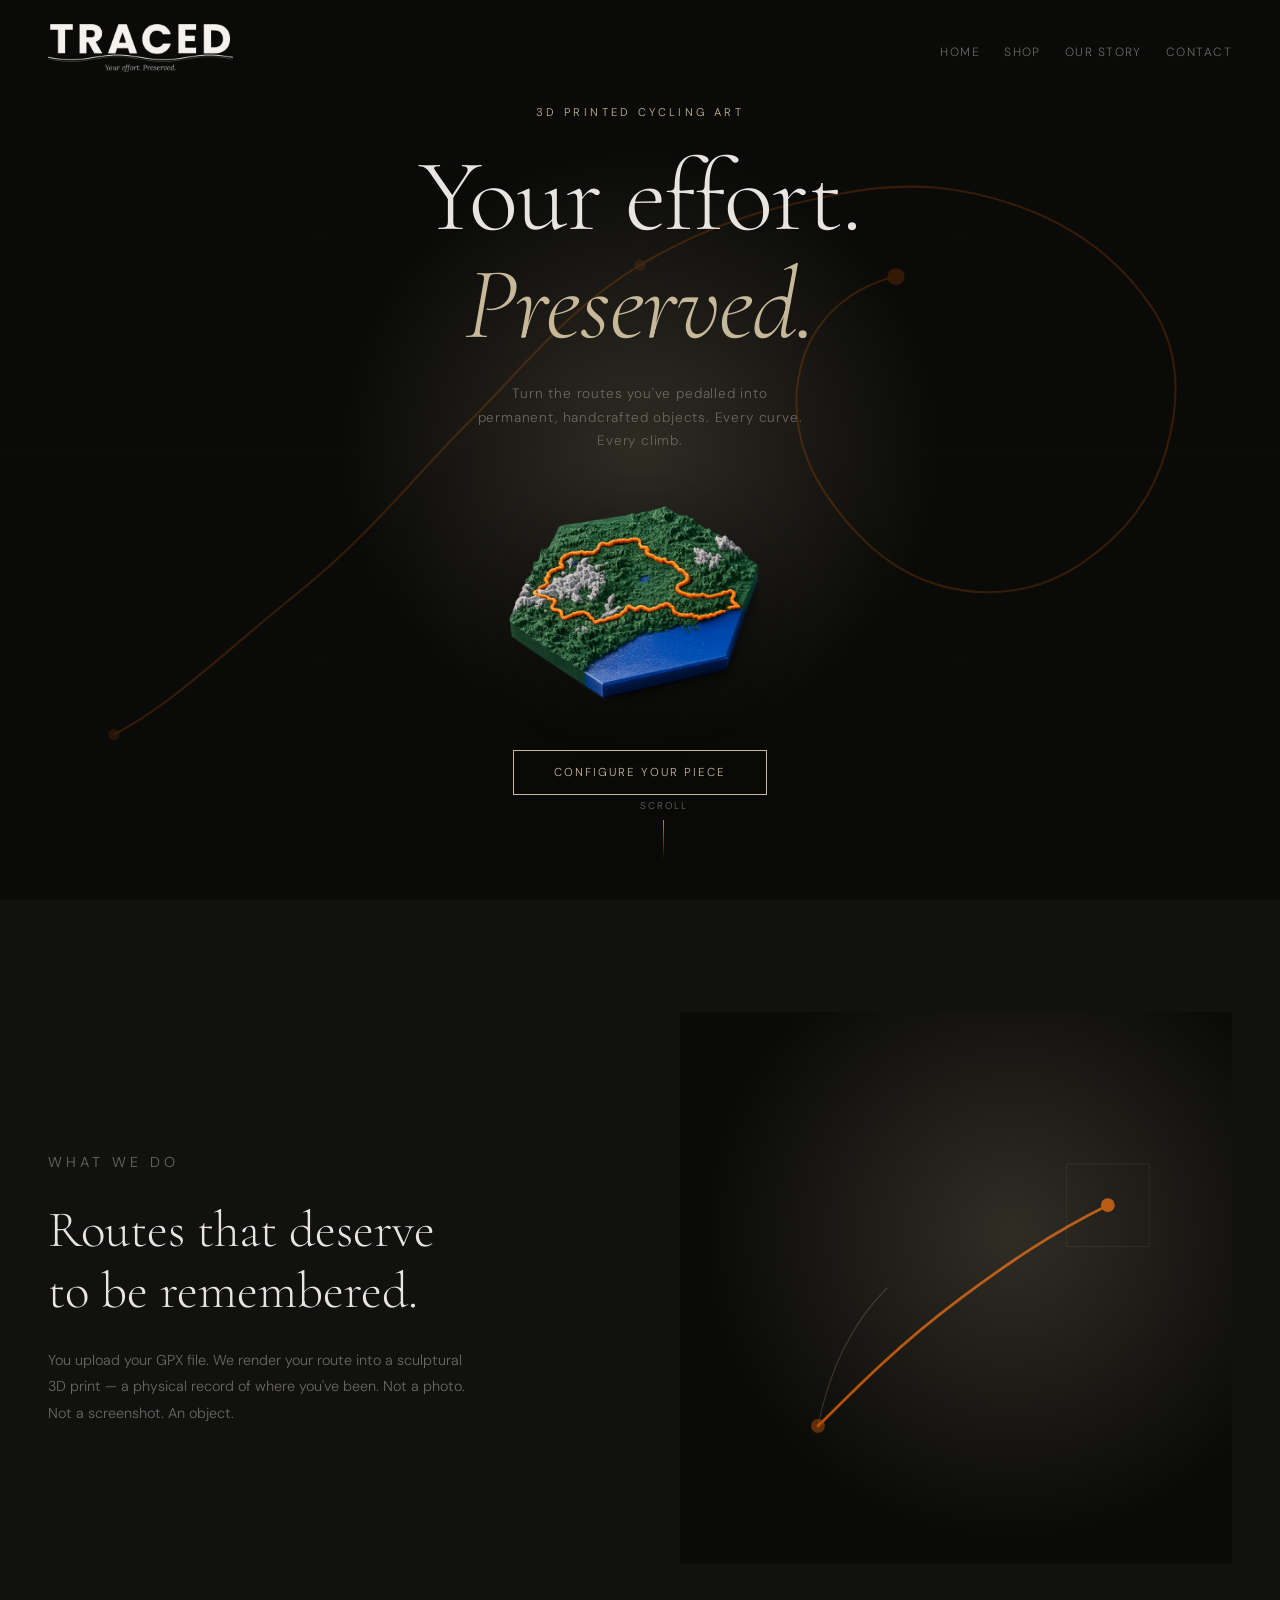
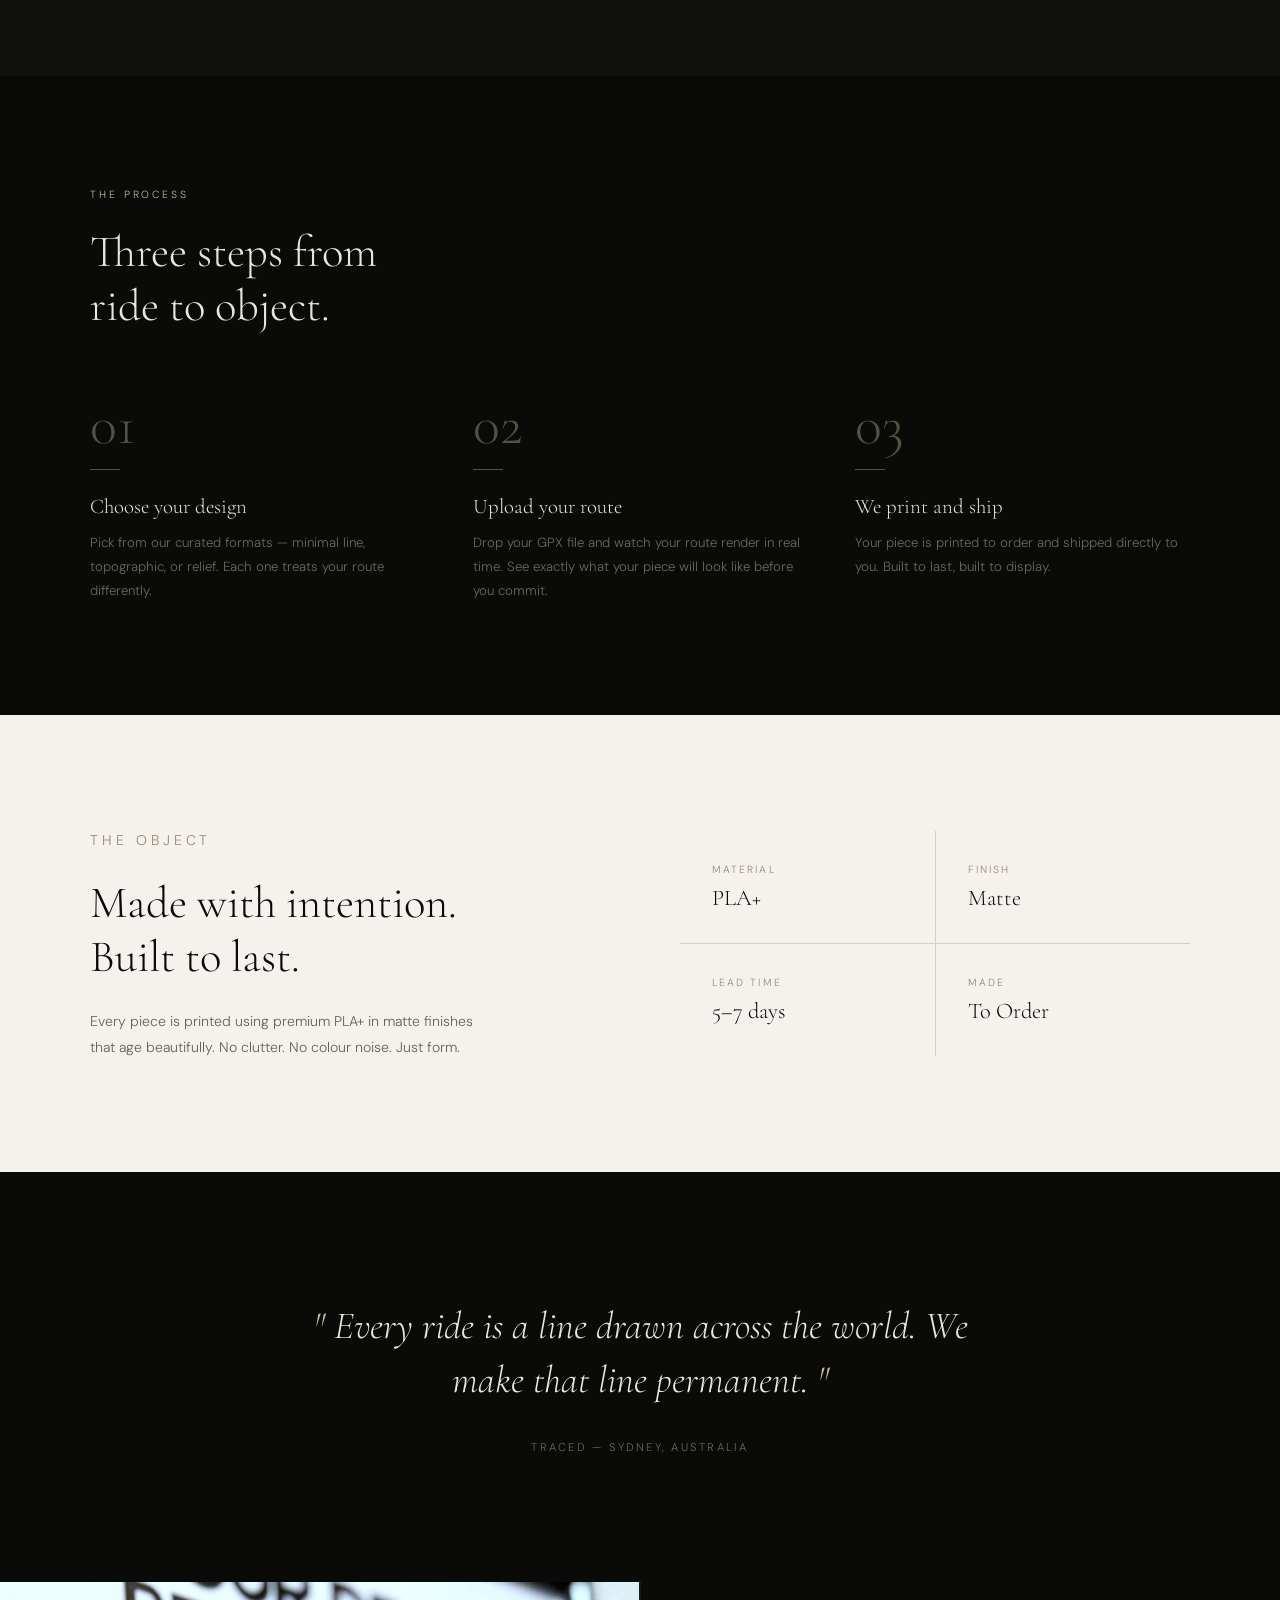
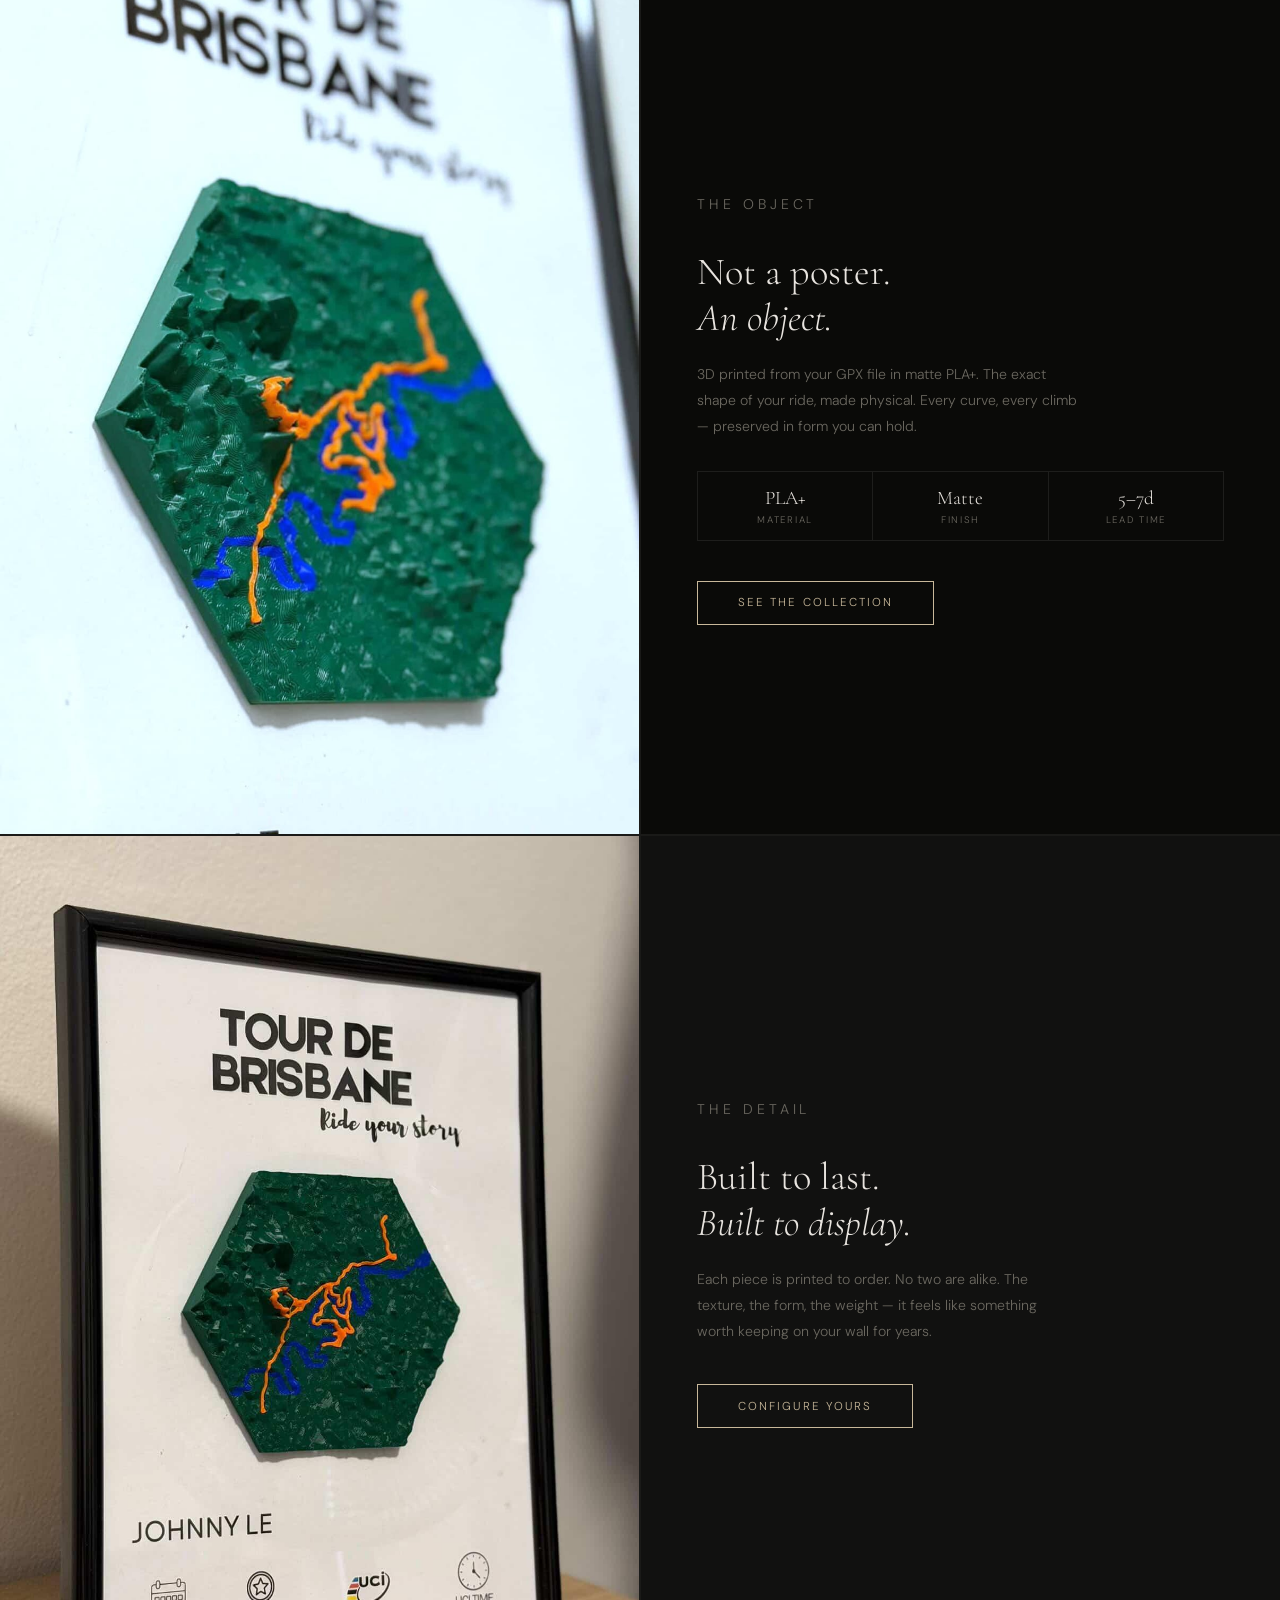
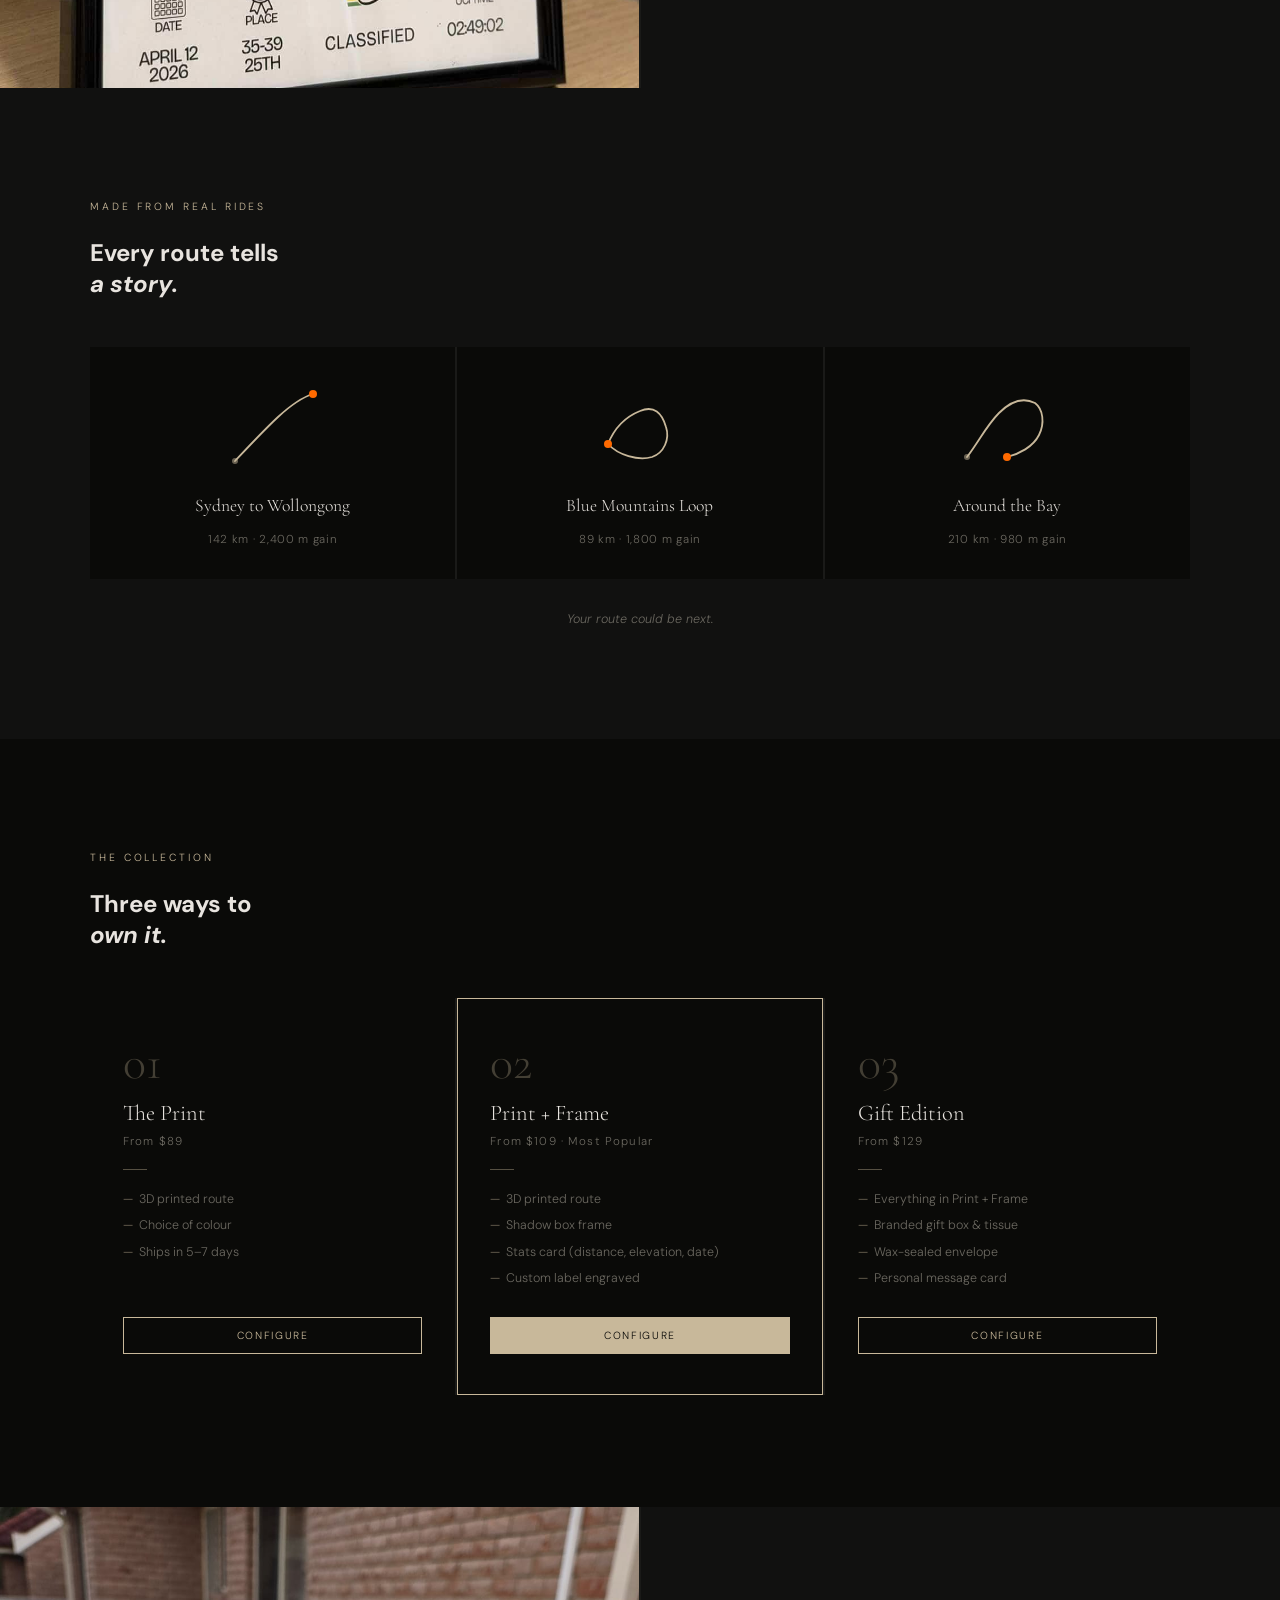
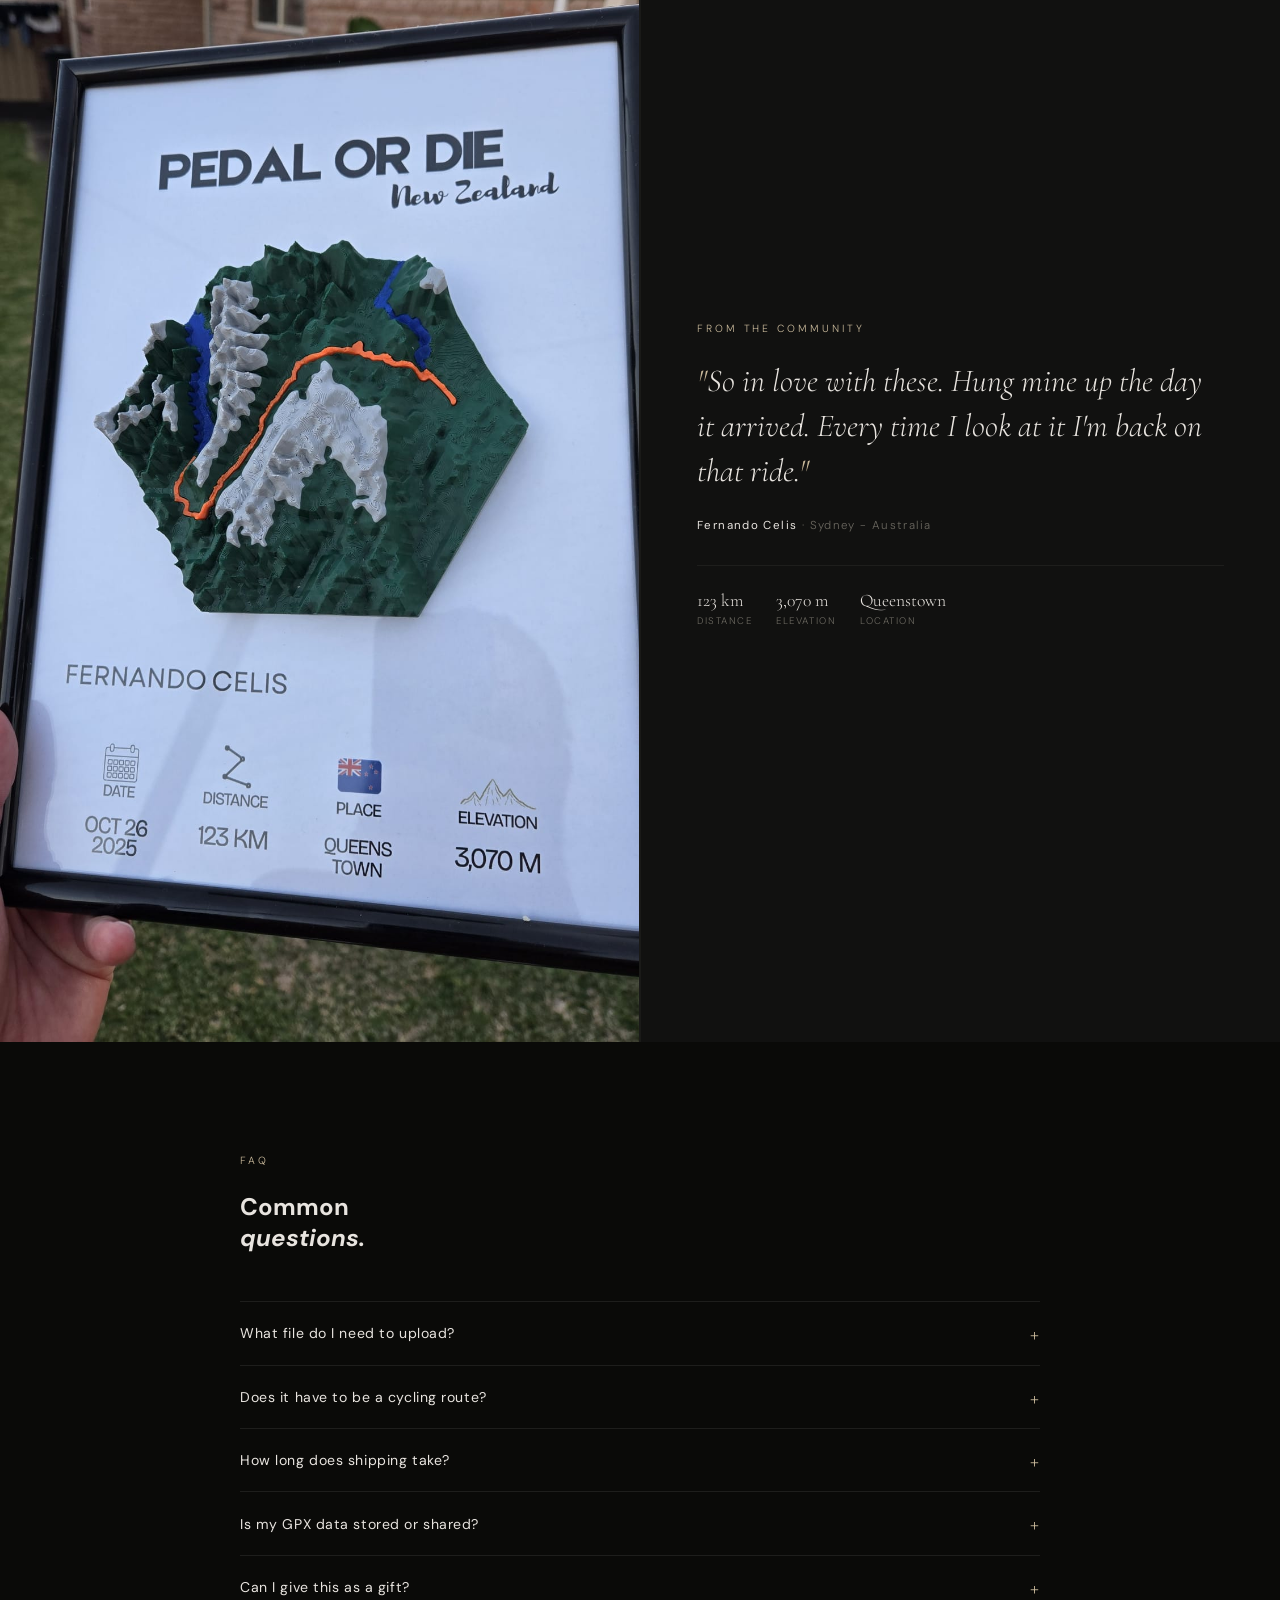
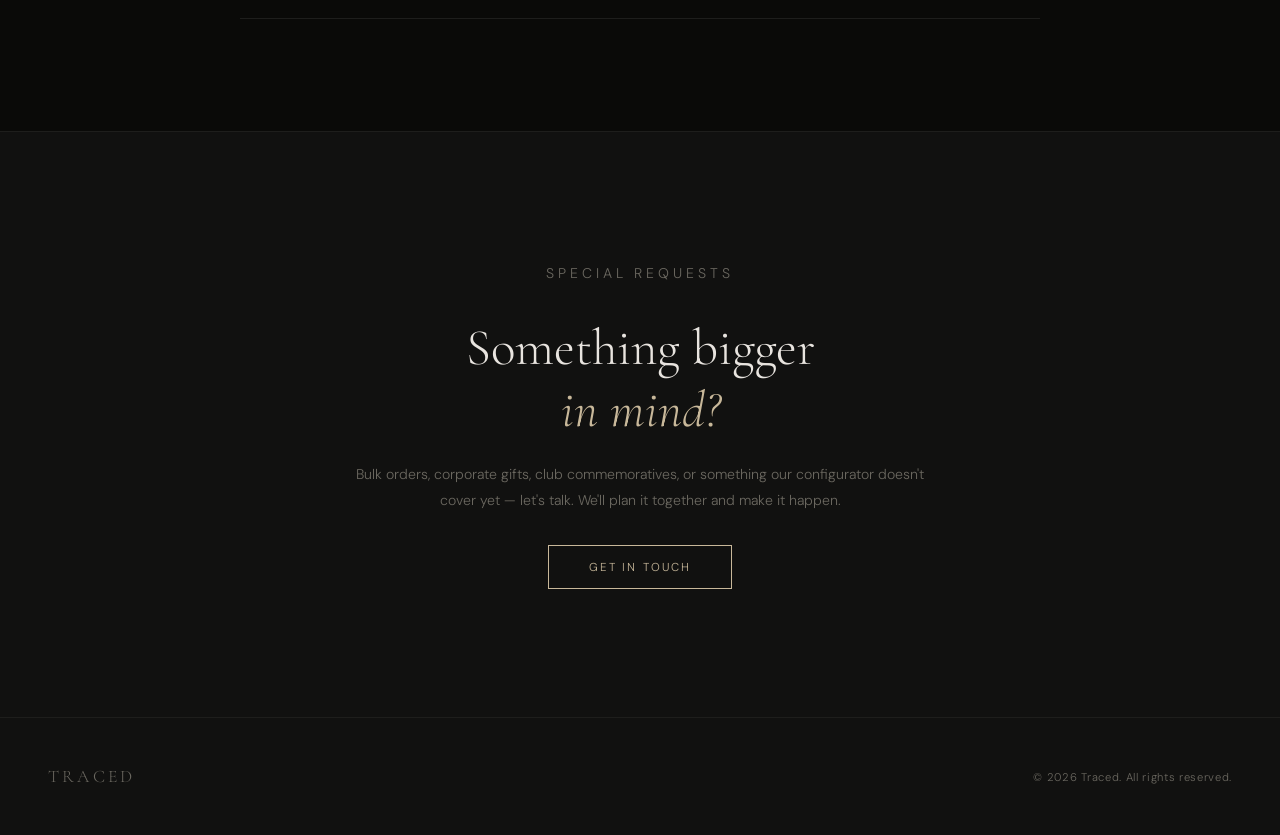
<file: index.html>
<!DOCTYPE html>
<html lang="en">
<head>
    <meta charset="UTF-8">
    <meta name="viewport" content="width=device-width, initial-scale=1.0">
    <title>Traced - Your Effort. Preserved</title>
    <script defer src="js/main.js"></script>
    <link rel="preconnect" href="https://fonts.googleapis.com" />
    <link rel="preconnect" href="https://fonts.gstatic.com" crossorigin />
    <link href="https://fonts.googleapis.com/css2?family=Cormorant+Garamond:ital,wght@0,300;0,400;1,300&family=DM+Sans:wght@300;400&display=swap" rel="stylesheet" />
    <link rel="stylesheet" href="css/style.css">
    <link rel="stylesheet" href="css/home.css">
</head>
<body>

  <!-- NAV -->
  <nav id="nav">
    <a href="#" class="nav-logo">
      <img src="assests/images/traced_cropped.png" alt="Traced Logo" class="traced-logo">
    </a>
    <ul class="nav-links">
      <li><a href="index.html">Home</a></li>
      <li><a href="shop.html">Shop</a></li>
      <li><a href="story.html">Our Story</a></li>
      <li><a href="contact.html">Contact</a></li>
    </ul>
  </nav>

  <!-- ── HERO ── -->
  <section class="hero">

    <div class="hero-bg" aria-hidden="true">
      <svg viewBox="0 0 900 600" fill="none" xmlns="http://www.w3.org/2000/svg">
        <path class="route-path"
          d="M 80 500 C 120 480 160 440 210 400 C 260 360 290 320 330 280
             C 370 240 400 200 450 170 C 500 140 540 130 590 120
             C 640 110 680 115 720 130 C 760 145 790 170 810 200
             C 830 230 830 265 820 300 C 810 335 790 360 760 380
             C 730 400 695 405 660 395 C 625 385 600 360 580 330
             C 560 300 555 265 565 235 C 575 205 600 185 630 178"
          stroke="#ff6a00" stroke-width="1.5" stroke-linecap="round" fill="none"/>
        <circle cx="80"  cy="500" r="4" fill="#ff6a00" opacity="0.6"/>
        <circle cx="450" cy="170" r="4" fill="#ff6a00" opacity="0.6"/>
        <circle cx="630" cy="178" r="6" fill="#ff6a00" opacity="0.9"/>
        <line x1="0" y1="150" x2="900" y2="150" stroke="#c8b89a" stroke-width="0.3" opacity="0.15"/>
        <line x1="0" y1="300" x2="900" y2="300" stroke="#c8b89a" stroke-width="0.3" opacity="0.15"/>
        <line x1="0" y1="450" x2="900" y2="450" stroke="#c8b89a" stroke-width="0.3" opacity="0.15"/>
        <line x1="225" y1="0" x2="225" y2="600" stroke="#c8b89a" stroke-width="0.3" opacity="0.15"/>
        <line x1="450" y1="0" x2="450" y2="600" stroke="#c8b89a" stroke-width="0.3" opacity="0.15"/>
        <line x1="675" y1="0" x2="675" y2="600" stroke="#c8b89a" stroke-width="0.3" opacity="0.15"/>
      </svg>
    </div>

    <div class="hero-content">
      <p class="hero-eyebrow">3D Printed Cycling Art</p>
      <h1 class="hero-title">Your effort.<br /><em>Preserved.</em></h1>
      <p class="hero-sub">Turn the routes you've pedalled into permanent, handcrafted objects. Every curve. Every climb.</p>

      <!-- ── FLOATING 3D MODEL ── -->
      <div class="hero-model-wrap">
        <img
          src="assests/images/model.PNG"
          alt="Traced 3D terrain model"
          class="hero-model"
        />
      </div>

      <a href="configurator.html" class="hero-cta">Configure Your Piece</a>
    </div>

    <div class="hero-scroll" aria-hidden="true">
      <span>Scroll</span>
      <div class="scroll-line"></div>
    </div>

  </section>

  <!-- ── WHAT WE DO ── -->
  <section style="background: var(--bg-mid);">
    <div class="what reveal">
      <div class="what-text">
        <p class="section-label reveal reveal-delay-1">What We Do</p>
        <h2 class="reveal reveal-delay-2">Routes that deserve<br />to be remembered.</h2>
        <p class="reveal reveal-delay-3">You upload your GPX file. We render your route into a sculptural 3D print — a physical record of where you've been. Not a photo. Not a screenshot. An object.</p>
      </div>
      <div class="what-visual reveal reveal-delay-2" aria-hidden="true">
        <svg viewBox="0 0 300 300" fill="none" xmlns="http://www.w3.org/2000/svg">
          <path d="M 50 250 C 80 220 110 190 150 160 C 190 130 220 110 260 90"
            stroke="#ff6a00" stroke-width="2" stroke-linecap="round" fill="none"/>
          <path d="M 50 250 C 60 200 80 170 100 150"
            stroke="#c8b89a" stroke-width="0.8" stroke-linecap="round" fill="none" opacity="0.3"/>
          <circle cx="50"  cy="250" r="5" fill="#ff6a00" opacity="0.5"/>
          <circle cx="260" cy="90"  r="5" fill="#ff6a00"/>
          <rect x="230" y="60" width="60" height="60" rx="1"
            stroke="#c8b89a" stroke-width="0.5" fill="none" opacity="0.2"/>
        </svg>
      </div>
    </div>
  </section>

  <!-- ── HOW IT WORKS ── -->
  <section>
    <div class="how">
      <p class="section-label reveal">The Process</p>
      <h2 class="reveal reveal-delay-1">Three steps from<br />ride to object.</h2>
      <div class="steps">
        <div class="step reveal reveal-delay-1">
          <div class="step-num">01</div>
          <div class="step-divider"></div>
          <h3>Choose your design</h3>
          <p>Pick from our curated formats — minimal line, topographic, or relief. Each one treats your route differently.</p>
        </div>
        <div class="step reveal reveal-delay-2">
          <div class="step-num">02</div>
          <div class="step-divider"></div>
          <h3>Upload your route</h3>
          <p>Drop your GPX file and watch your route render in real time. See exactly what your piece will look like before you commit.</p>
        </div>
        <div class="step reveal reveal-delay-3">
          <div class="step-num">03</div>
          <div class="step-divider"></div>
          <h3>We print and ship</h3>
          <p>Your piece is printed to order and shipped directly to you. Built to last, built to display.</p>
        </div>
      </div>
    </div>
  </section>

  <!-- ── MATERIAL ── -->
  <section class="material">
    <div class="material-inner">
      <div>
        <p class="section-label reveal">The Object</p>
        <h2 class="reveal reveal-delay-1">Made with intention.<br />Built to last.</h2>
        <p class="reveal reveal-delay-2">Every piece is printed using premium PLA+ in matte finishes that age beautifully. No clutter. No colour noise. Just form.</p>
      </div>
      <div class="material-grid reveal reveal-delay-2">
        <div class="material-cell">
          <span class="material-cell-title">Material</span>
          <span class="material-cell-value">PLA+</span>
        </div>
        <div class="material-cell">
          <span class="material-cell-title">Finish</span>
          <span class="material-cell-value">Matte</span>
        </div>
        <div class="material-cell">
          <span class="material-cell-title">Lead Time</span>
          <span class="material-cell-value">5–7 days</span>
        </div>
        <div class="material-cell">
          <span class="material-cell-title">Made</span>
          <span class="material-cell-value">To Order</span>
        </div>
      </div>
    </div>
  </section>

  <!-- ── QUOTE ── -->
  <section class="quote-section">
    <blockquote class="reveal">
      Every ride is a line drawn across the world. We make that line permanent.
    </blockquote>
    <p class="quote-attr reveal reveal-delay-1">Traced — Sydney, Australia</p>
  </section>

  <!-- ── PRODUCT SHOWCASE ── -->
  <section style="background: var(--bg-dark); padding: 0;">
    <div class="showcase">
      <div class="showcase-photo reveal">
        <img src="assests/images/photo-showcase-2.JPG" alt="Traced framed piece leaning on shelf">
      </div>
      <div class="showcase-text">
        <p class="section-label reveal">The Object</p>
        <h2 class="reveal reveal-delay-1">Not a poster.<br /><em>An object.</em></h2>
        <p class="reveal reveal-delay-2">3D printed from your GPX file in matte PLA+. The exact shape of your ride, made physical. Every curve, every climb — preserved in form you can hold.</p>
        <div class="showcase-stat-row reveal reveal-delay-2">
          <div class="showcase-stat">
            <span class="showcase-stat-val">PLA+</span>
            <span class="showcase-stat-lbl">Material</span>
          </div>
          <div class="showcase-stat">
            <span class="showcase-stat-val">Matte</span>
            <span class="showcase-stat-lbl">Finish</span>
          </div>
          <div class="showcase-stat">
            <span class="showcase-stat-val">5–7d</span>
            <span class="showcase-stat-lbl">Lead Time</span>
          </div>
        </div>
        <a href="shop.html" class="hero-cta reveal reveal-delay-3" style="align-self: flex-start;">See the Collection</a>
      </div>
      <div class="showcase-photo reveal" style="order: 3;">
        <img src="assests/images/photo-showcase-1.JPG" alt="Traced 3D print close up detail">
      </div>
      <div class="showcase-text" style="background: var(--bg-mid); order: 4;">
        <p class="section-label reveal">The Detail</p>
        <h2 class="reveal reveal-delay-1">Built to last.<br /><em>Built to display.</em></h2>
        <p class="reveal reveal-delay-2">Each piece is printed to order. No two are alike. The texture, the form, the weight — it feels like something worth keeping on your wall for years.</p>
        <a href="configurator.html" class="hero-cta reveal reveal-delay-3" style="align-self: flex-start;">Configure Yours</a>
      </div>
    </div>
  </section>

  <!-- ── EXAMPLE ROUTES ── -->
  <section class="routes-section">
    <div class="routes-inner">
      <p class="section-label reveal">Made from real rides</p>
      <h2 class="reveal reveal-delay-1">Every route tells<br /><em>a story.</em></h2>
      <div class="routes-grid">

        <div class="route-card reveal">
          <div class="route-card-svg">
            <svg viewBox="0 0 100 100" fill="none" xmlns="http://www.w3.org/2000/svg">
              <path d="M 12 82 C 28 65 42 50 55 38 C 68 26 80 18 90 15"
                stroke="#c8b89a" stroke-width="1.8" stroke-linecap="round" fill="none"/>
              <circle cx="12" cy="82" r="3" fill="#c8b89a" opacity="0.5"/>
              <circle cx="90" cy="15" r="4" fill="#ff6a00"/>
            </svg>
          </div>
          <span class="route-card-name">Sydney to Wollongong</span>
          <span class="route-card-meta">142 km · 2,400 m gain</span>
        </div>

        <div class="route-card reveal reveal-delay-1">
          <div class="route-card-svg">
            <svg viewBox="0 0 100 100" fill="none" xmlns="http://www.w3.org/2000/svg">
              <path d="M 18 65 C 24 50 35 38 50 32 C 64 26 72 34 76 48 C 80 60 74 74 62 78 C 48 82 28 76 18 65Z"
                stroke="#c8b89a" stroke-width="1.8" fill="none" stroke-linecap="round"/>
              <circle cx="18" cy="65" r="4" fill="#ff6a00"/>
            </svg>
          </div>
          <span class="route-card-name">Blue Mountains Loop</span>
          <span class="route-card-meta">89 km · 1,800 m gain</span>
        </div>

        <div class="route-card reveal reveal-delay-2">
          <div class="route-card-svg">
            <svg viewBox="0 0 100 100" fill="none" xmlns="http://www.w3.org/2000/svg">
              <path d="M 10 78 C 22 62 30 46 42 34 C 54 22 66 18 78 24 C 86 30 88 44 82 56 C 76 68 62 75 50 78"
                stroke="#c8b89a" stroke-width="1.8" stroke-linecap="round" fill="none"/>
              <circle cx="10"  cy="78" r="3" fill="#c8b89a" opacity="0.5"/>
              <circle cx="50" cy="78" r="4" fill="#ff6a00"/>
            </svg>
          </div>
          <span class="route-card-name">Around the Bay</span>
          <span class="route-card-meta">210 km · 980 m gain</span>
        </div>

      </div>
      <p style="text-align: center; margin-top: 2rem; font-size: 0.78rem; color: var(--text-muted); font-style: italic;">Your route could be next.</p>
    </div>
  </section>

  <!-- ── TIERS ── -->
  <section class="tiers-section">
    <div class="tiers-inner">
      <p class="section-label reveal">The Collection</p>
      <h2 class="reveal reveal-delay-1">Three ways to<br /><em>own it.</em></h2>
      <div class="tiers-grid">

        <div class="tier-card reveal">
          <div class="tier-num">01</div>
          <div class="tier-name">The Print</div>
          <div class="tier-price">From $89</div>
          <div class="tier-divider"></div>
          <ul class="tier-includes">
            <li>3D printed route</li>
            <li>Choice of colour</li>
            <li>Ships in 5–7 days</li>
          </ul>
          <a href="configurator.html?tier=print" class="tier-cta">Configure</a>
        </div>

        <div class="tier-card featured reveal reveal-delay-1">
          <div class="tier-num">02</div>
          <div class="tier-name">Print + Frame</div>
          <div class="tier-price">From $109 · Most Popular</div>
          <div class="tier-divider"></div>
          <ul class="tier-includes">
            <li>3D printed route</li>
            <li>Shadow box frame</li>
            <li>Stats card (distance, elevation, date)</li>
            <li>Custom label engraved</li>
          </ul>
          <a href="configurator.html?tier=framed" class="tier-cta">Configure</a>
        </div>

        <div class="tier-card reveal reveal-delay-2">
          <div class="tier-num">03</div>
          <div class="tier-name">Gift Edition</div>
          <div class="tier-price">From $129</div>
          <div class="tier-divider"></div>
          <ul class="tier-includes">
            <li>Everything in Print + Frame</li>
            <li>Branded gift box &amp; tissue</li>
            <li>Wax-sealed envelope</li>
            <li>Personal message card</li>
          </ul>
          <a href="configurator.html?tier=gift" class="tier-cta">Configure</a>
        </div>

      </div>
    </div>
  </section>

  <!-- ── SOCIAL PROOF ── -->
  <section style="padding: 0;">
    <div class="social-section">
      <div class="social-photo reveal">
        <img src="assests/images/photo-social.JPG" alt="Fernando Celis — Pedal or Die New Zealand, framed Traced piece">
      </div>
      <div class="social-text">
        <p class="section-label reveal">From the community</p>
        <p class="social-quote reveal reveal-delay-1">So in love with these. Hung mine up the day it arrived. Every time I look at it I'm back on that ride.</p>
        <p class="social-attr reveal reveal-delay-2"><strong>Fernando Celis</strong> · Sydney - Australia</p>
        <div class="social-ride reveal reveal-delay-3">
          <div class="social-ride-stat">
            <span class="social-ride-val">123 km</span>
            <span class="social-ride-lbl">Distance</span>
          </div>
          <div class="social-ride-stat">
            <span class="social-ride-val">3,070 m</span>
            <span class="social-ride-lbl">Elevation</span>
          </div>
          <div class="social-ride-stat">
            <span class="social-ride-val">Queenstown</span>
            <span class="social-ride-lbl">Location</span>
          </div>
        </div>
      </div>
    </div>
  </section>

  <!-- ── FAQ ── -->
  <section class="faq-section">
    <div class="faq-inner">
      <p class="section-label reveal">FAQ</p>
      <h2 class="reveal reveal-delay-1">Common<br /><em>questions.</em></h2>
      <div class="faq-list reveal reveal-delay-2">

        <div class="faq-item">
          <button class="faq-question">
            What file do I need to upload?
            <span class="faq-icon">+</span>
          </button>
          <p class="faq-answer">A GPX file exported from Strava, Garmin, Komoot, or any GPS device. Most apps let you export this in one tap from your activity page.</p>
        </div>

        <div class="faq-item">
          <button class="faq-question">
            Does it have to be a cycling route?
            <span class="faq-icon">+</span>
          </button>
          <p class="faq-answer">Not at all. Any GPX route works — running, hiking, swimming, or even a road trip. If it has a route, we can make it.</p>
        </div>

        <div class="faq-item">
          <button class="faq-question">
            How long does shipping take?
            <span class="faq-icon">+</span>
          </button>
          <p class="faq-answer">5–7 days from order to your door. Every piece is printed to order in Sydney, Australia.</p>
        </div>

        <div class="faq-item">
          <button class="faq-question">
            Is my GPX data stored or shared?
            <span class="faq-icon">+</span>
          </button>
          <p class="faq-answer">Never. Your file is used only to render your piece and is never stored, shared, or sold. Your data is yours.</p>
        </div>

        <div class="faq-item">
          <button class="faq-question">
            Can I give this as a gift?
            <span class="faq-icon">+</span>
          </button>
          <p class="faq-answer">Absolutely — our Gift Edition comes fully packaged with a branded gift box, tissue, and a wax-sealed envelope. Ready to give, no wrapping needed.</p>
        </div>

      </div>
    </div>
  </section>

  <!-- ── SPECIAL REQUESTS CTA ── -->
  <section class="special-section">
    <div class="special-inner">
      <p class="section-label reveal">Special Requests</p>
      <h2 class="reveal reveal-delay-1">Something bigger<br /><em>in mind?</em></h2>
      <p class="reveal reveal-delay-2">Bulk orders, corporate gifts, club commemoratives, or something our configurator doesn't cover yet — let's talk. We'll plan it together and make it happen.</p>
      <a href="contact.html" class="special-cta reveal reveal-delay-3">Get in Touch</a>
    </div>
  </section>

  <!-- ── FOOTER ── -->
  <footer>
    <span class="footer-logo">Traced</span>
    <span class="footer-copy">© 2026 Traced. All rights reserved.</span>
  </footer>

</body>
</html>
</file>
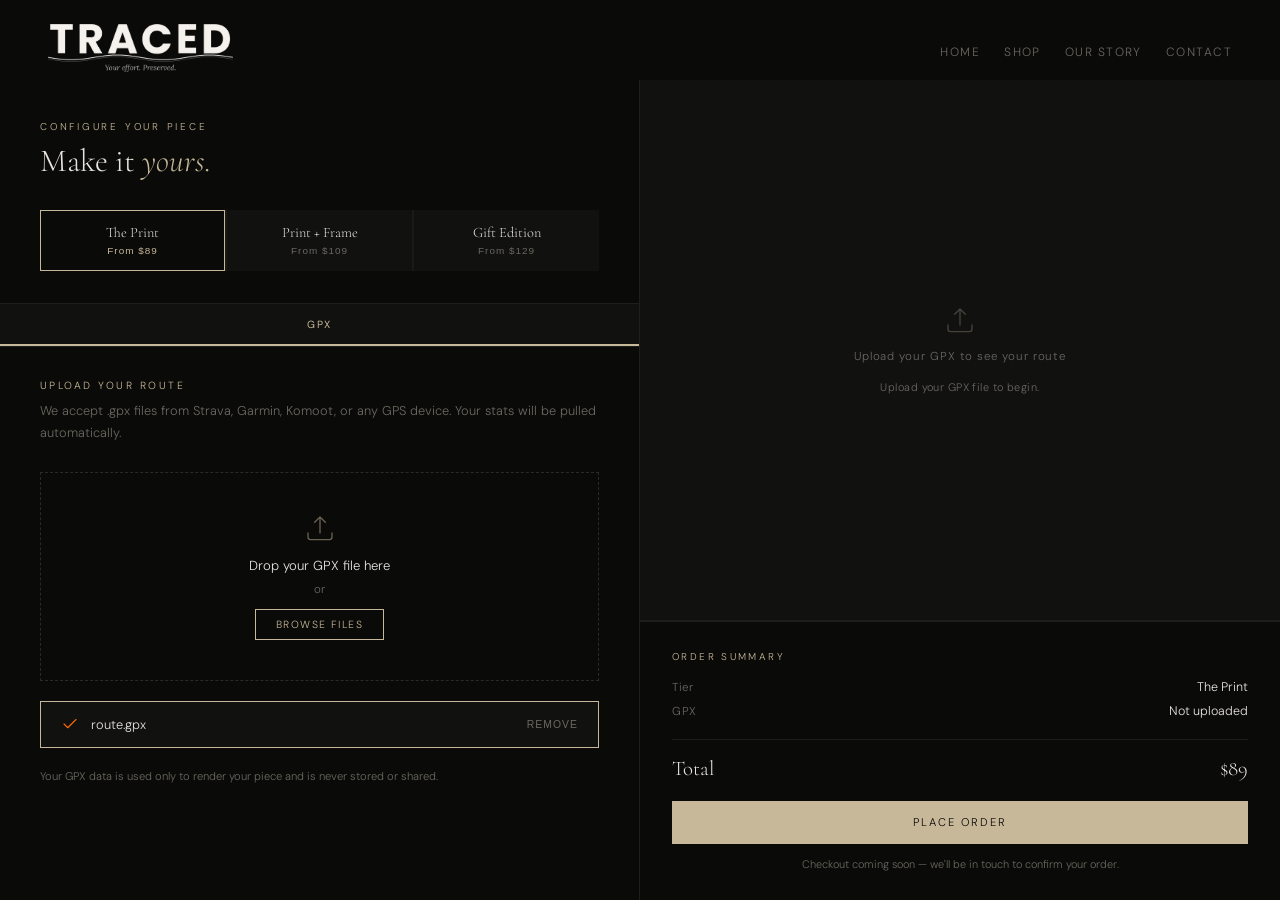
<file: configurator.html>
<!DOCTYPE html>
<html lang="en">
<head>
  <meta charset="UTF-8">
  <meta name="viewport" content="width=device-width, initial-scale=1.0">
  <title>Configure Your Piece — Traced</title>
  <link rel="preconnect" href="https://fonts.googleapis.com" />
  <link rel="preconnect" href="https://fonts.gstatic.com" crossorigin />
  <link href="https://fonts.googleapis.com/css2?family=Cormorant+Garamond:ital,wght@0,300;0,400;1,300&family=DM+Sans:wght@300;400&display=swap" rel="stylesheet" />
  <link rel="stylesheet" href="css/style.css">
  <link rel="stylesheet" href="css/configurator.css">
  <script defer src="js/configurator.js"></script>
</head>
<body class="configurator-page">

  <!-- NAV -->
  <nav id="nav">
    <a href="index.html" class="nav-logo">
      <img src="assests/images/traced_cropped.png" alt="Traced Logo" class="traced-logo">
    </a>
    <ul class="nav-links">
      <li><a href="index.html">Home</a></li>
      <li><a href="shop.html">Shop</a></li>
      <li><a href="story.html">Our Story</a></li>
      <li><a href="contact.html">Contact</a></li>
    </ul>
  </nav>

  <!-- CONFIGURATOR -->
  <main class="configurator">

    <!-- LEFT PANEL -->
    <div class="config-left">

      <div class="config-header">
        <p class="config-eyebrow">Configure Your Piece</p>
        <h1 class="config-title">Make it <em>yours.</em></h1>
      </div>

      <!-- Tier selector -->
      <div class="tier-selector">
        <button class="tier-btn" data-tier="print">
          <span class="tier-btn-name">The Print</span>
          <span class="tier-btn-price">From $89</span>
        </button>
        <button class="tier-btn" data-tier="framed">
          <span class="tier-btn-name">Print + Frame</span>
          <span class="tier-btn-price">From $109</span>
        </button>
        <button class="tier-btn" data-tier="gift">
          <span class="tier-btn-name">Gift Edition</span>
          <span class="tier-btn-price">From $129</span>
        </button>
      </div>

      <!-- Tabs -->
      <div class="config-tabs" role="tablist">
        <button class="config-tab active" data-tab="gpx" role="tab">GPX</button>
        <button class="config-tab locked tier-tab" data-tab="label" role="tab" data-min-tier="framed">Label</button>
        <button class="config-tab locked tier-tab" data-tab="gifts" role="tab" data-min-tier="gift">Gifts</button>
      </div>

      <!-- Panels -->
      <div class="config-panels">

        <!-- GPX -->
        <div class="config-panel active" id="panel-gpx">
          <p class="panel-label">Upload your route</p>
          <p class="panel-sub">We accept .gpx files from Strava, Garmin, Komoot, or any GPS device. Your stats will be pulled automatically.</p>
          <div class="gpx-drop" id="gpx-drop">
            <div class="gpx-drop-inner">
              <svg class="gpx-icon" viewBox="0 0 24 24" fill="none" xmlns="http://www.w3.org/2000/svg">
                <path d="M12 15V3m0 0L8 7m4-4l4 4" stroke="#c8b89a" stroke-width="1" stroke-linecap="round" stroke-linejoin="round"/>
                <path d="M3 15v3a2 2 0 002 2h14a2 2 0 002-2v-3" stroke="#c8b89a" stroke-width="1" stroke-linecap="round"/>
              </svg>
              <p class="gpx-drop-label">Drop your GPX file here</p>
              <p class="gpx-drop-sub">or</p>
              <label class="gpx-browse" for="gpx-input">Browse files</label>
              <input type="file" id="gpx-input" accept=".gpx" hidden>
            </div>
          </div>
          <div class="gpx-loaded" id="gpx-loaded" hidden>
            <svg viewBox="0 0 24 24" fill="none" xmlns="http://www.w3.org/2000/svg">
              <path d="M20 6L9 17l-5-5" stroke="#ff6a00" stroke-width="1.5" stroke-linecap="round" stroke-linejoin="round"/>
            </svg>
            <span id="gpx-filename">route.gpx</span>
            <button class="gpx-remove" id="gpx-remove">Remove</button>
          </div>
          <p class="gpx-privacy">Your GPX data is used only to render your piece and is never stored or shared.</p>
        </div>

        <!-- LABEL -->
        <div class="config-panel" id="panel-label">
          <p class="panel-label">Personalise your piece</p>
          <p class="panel-sub">These details appear on your framed print. Stats are pulled from your GPX — edit them freely.</p>
          <div class="label-fields">

            <div class="label-group">
              <label class="label-field-label" for="label-title">Event / Route Title</label>
              <input type="text" id="label-title" class="label-input" placeholder="e.g. Pedal or Die" maxlength="30"/>
            </div>

            <div class="label-group">
              <label class="label-field-label" for="label-subtitle">Location / Subtitle <span class="label-optional">(optional)</span></label>
              <input type="text" id="label-subtitle" class="label-input" placeholder="e.g. New Zealand" maxlength="30"/>
            </div>

            <div class="label-group">
              <label class="label-field-label" for="label-name">Your Name <span class="label-optional">(optional)</span></label>
              <input type="text" id="label-name" class="label-input" placeholder="e.g. Fernando Celis" maxlength="40"/>
            </div>

            <div class="label-group-row">
              <div class="label-group">
                <label class="label-field-label" for="label-date">Date <span class="label-optional">(optional)</span></label>
                <input type="text" id="label-date" class="label-input" placeholder="e.g. Oct 26 2025" maxlength="20"/>
              </div>
              <div class="label-group">
                <label class="label-field-label" for="label-distance">Distance <span class="label-optional">(optional)</span></label>
                <input type="text" id="label-distance" class="label-input" placeholder="e.g. 123 km" maxlength="15"/>
              </div>
            </div>

            <div class="label-group-row">
              <div class="label-group">
                <label class="label-field-label" for="label-place">Place <span class="label-optional">(optional)</span></label>
                <input type="text" id="label-place" class="label-input" placeholder="e.g. Queenstown" maxlength="20"/>
              </div>
              <div class="label-group">
                <label class="label-field-label" for="label-elevation">Elevation <span class="label-optional">(optional)</span></label>
                <input type="text" id="label-elevation" class="label-input" placeholder="e.g. 3,070 m" maxlength="15"/>
              </div>
            </div>

          </div>
        </div>

        <!-- GIFTS -->
        <div class="config-panel" id="panel-gifts">
          <p class="panel-label">Gift add-ons</p>
          <p class="panel-sub">Make it the perfect gift. All extras are included in the Gift Edition price.</p>
          <div class="gifts-list">
            <label class="gift-option">
              <input type="checkbox" class="gift-check" data-gift="message">
              <div class="gift-info">
                <span class="gift-name">Personal message card</span>
                <span class="gift-desc">A handwritten card included with the package</span>
              </div>
              <span class="gift-price">Included</span>
            </label>
            <label class="gift-option">
              <input type="checkbox" class="gift-check" data-gift="tissue">
              <div class="gift-info">
                <span class="gift-name">Tissue wrap</span>
                <span class="gift-desc">Your piece wrapped in branded tissue paper</span>
              </div>
              <span class="gift-price">Included</span>
            </label>
            <label class="gift-option">
              <input type="checkbox" class="gift-check" data-gift="wax">
              <div class="gift-info">
                <span class="gift-name">Wax-sealed envelope</span>
                <span class="gift-desc">For your stats card or personal note</span>
              </div>
              <span class="gift-price">Included</span>
            </label>
          </div>
        </div>

      </div>
    </div>

    <!-- RIGHT PANEL -->
    <div class="config-right">

      <!-- Preview -->
      <div class="preview-area">

        <!-- Placeholder -->
        <div class="preview-placeholder" id="preview-placeholder">
          <svg viewBox="0 0 24 24" fill="none" xmlns="http://www.w3.org/2000/svg">
            <path d="M12 15V3m0 0L8 7m4-4l4 4" stroke="#c8b89a" stroke-width="1" stroke-linecap="round" stroke-linejoin="round"/>
            <path d="M3 15v3a2 2 0 002 2h14a2 2 0 002-2v-3" stroke="#c8b89a" stroke-width="1" stroke-linecap="round"/>
          </svg>
          <p>Upload your GPX to see your route</p>
        </div>

        <!-- Tier 1 preview -->
        <div class="product-preview" id="preview-tier1" style="display:none;">
          <div class="print-frame tier1-frame">
            <svg id="t1-svg" viewBox="0 0 280 280" fill="none" xmlns="http://www.w3.org/2000/svg">
              <polygon id="t1-hex-bg" points="140,14 252,77 252,203 140,266 28,203 28,77" fill="#1a3a2a" stroke="#111" stroke-width="1.5"/>
              <polygon points="140,28 238,84 238,196 140,252 42,196 42,84" fill="#1e4030"/>
              <polygon points="140,42 224,91 224,189 140,238 56,189 56,91" fill="#224835"/>
              <path id="t1-route" d="" stroke="#ff6a00" stroke-width="3" stroke-linecap="round" fill="none"/>
              <circle id="t1-dot-start" cx="0" cy="0" r="5" fill="#ff6a00" opacity="0.6"/>
              <circle id="t1-dot-end" cx="0" cy="0" r="7" fill="#ff6a00"/>
            </svg>
          </div>
        </div>

        <!-- Tier 2/3 preview -->
        <div class="product-preview" id="preview-tier2" style="display:none;">
          <div class="print-frame tier2-frame">
            <div class="print-inner">

              <div class="print-top">
                <p class="print-title" id="print-title">YOUR ROUTE</p>
                <p class="print-subtitle" id="print-subtitle"></p>
              </div>

              <div class="print-hex-wrap">
                <svg id="t2-svg" viewBox="0 0 240 240" fill="none" xmlns="http://www.w3.org/2000/svg">
                  <polygon points="120,12 216,66 216,174 120,228 24,174 24,66" fill="#1a3a2a" stroke="#111" stroke-width="1.5"/>
                  <polygon points="120,26 204,73 204,167 120,214 36,167 36,73" fill="#1e4030"/>
                  <polygon points="120,40 192,80 192,160 120,200 48,160 48,80" fill="#224835"/>
                  <path id="t2-route" d="" stroke="#ff6a00" stroke-width="2.5" stroke-linecap="round" fill="none"/>
                  <circle id="t2-dot-start" cx="0" cy="0" r="4" fill="#ff6a00" opacity="0.6"/>
                  <circle id="t2-dot-end" cx="0" cy="0" r="6" fill="#ff6a00"/>
                </svg>
              </div>

              <p class="print-name" id="print-name"></p>

              <div class="print-stats" id="print-stats">
                <!-- dynamically rendered -->
              </div>

            </div>
          </div>
        </div>

        <p class="preview-hint" id="preview-hint">Upload your GPX file to begin.</p>

        <!-- Route stats strip -->
        <div class="route-stats" id="route-stats" style="display:none;">
          <div class="stat">
            <span class="stat-value" id="stat-distance">—</span>
            <span class="stat-label">Distance</span>
          </div>
          <div class="stat-divider"></div>
          <div class="stat">
            <span class="stat-value" id="stat-elevation">—</span>
            <span class="stat-label">Elev Gain</span>
          </div>
          <div class="stat-divider"></div>
          <div class="stat">
            <span class="stat-value" id="stat-duration">—</span>
            <span class="stat-label">Duration</span>
          </div>
        </div>

      </div>

      <!-- Order summary -->
      <div class="order-summary">
        <p class="summary-label">Order Summary</p>
        <div class="summary-rows">
          <div class="summary-row">
            <span class="summary-key">Tier</span>
            <span class="summary-val" id="summary-tier">The Print</span>
          </div>
          <div class="summary-row">
            <span class="summary-key">GPX</span>
            <span class="summary-val" id="summary-gpx">Not uploaded</span>
          </div>
          <div class="summary-row" id="summary-row-route" style="display:none;">
            <span class="summary-key">Route</span>
            <span class="summary-val" id="summary-route">—</span>
          </div>
        </div>
        <div class="summary-total">
          <span>Total</span>
          <span id="summary-price">$89</span>
        </div>
        <a href="#" class="order-cta">Place Order</a>
        <p class="order-note">Checkout coming soon — we'll be in touch to confirm your order.</p>
      </div>

    </div>
  </main>

</body>
</html>
</file>
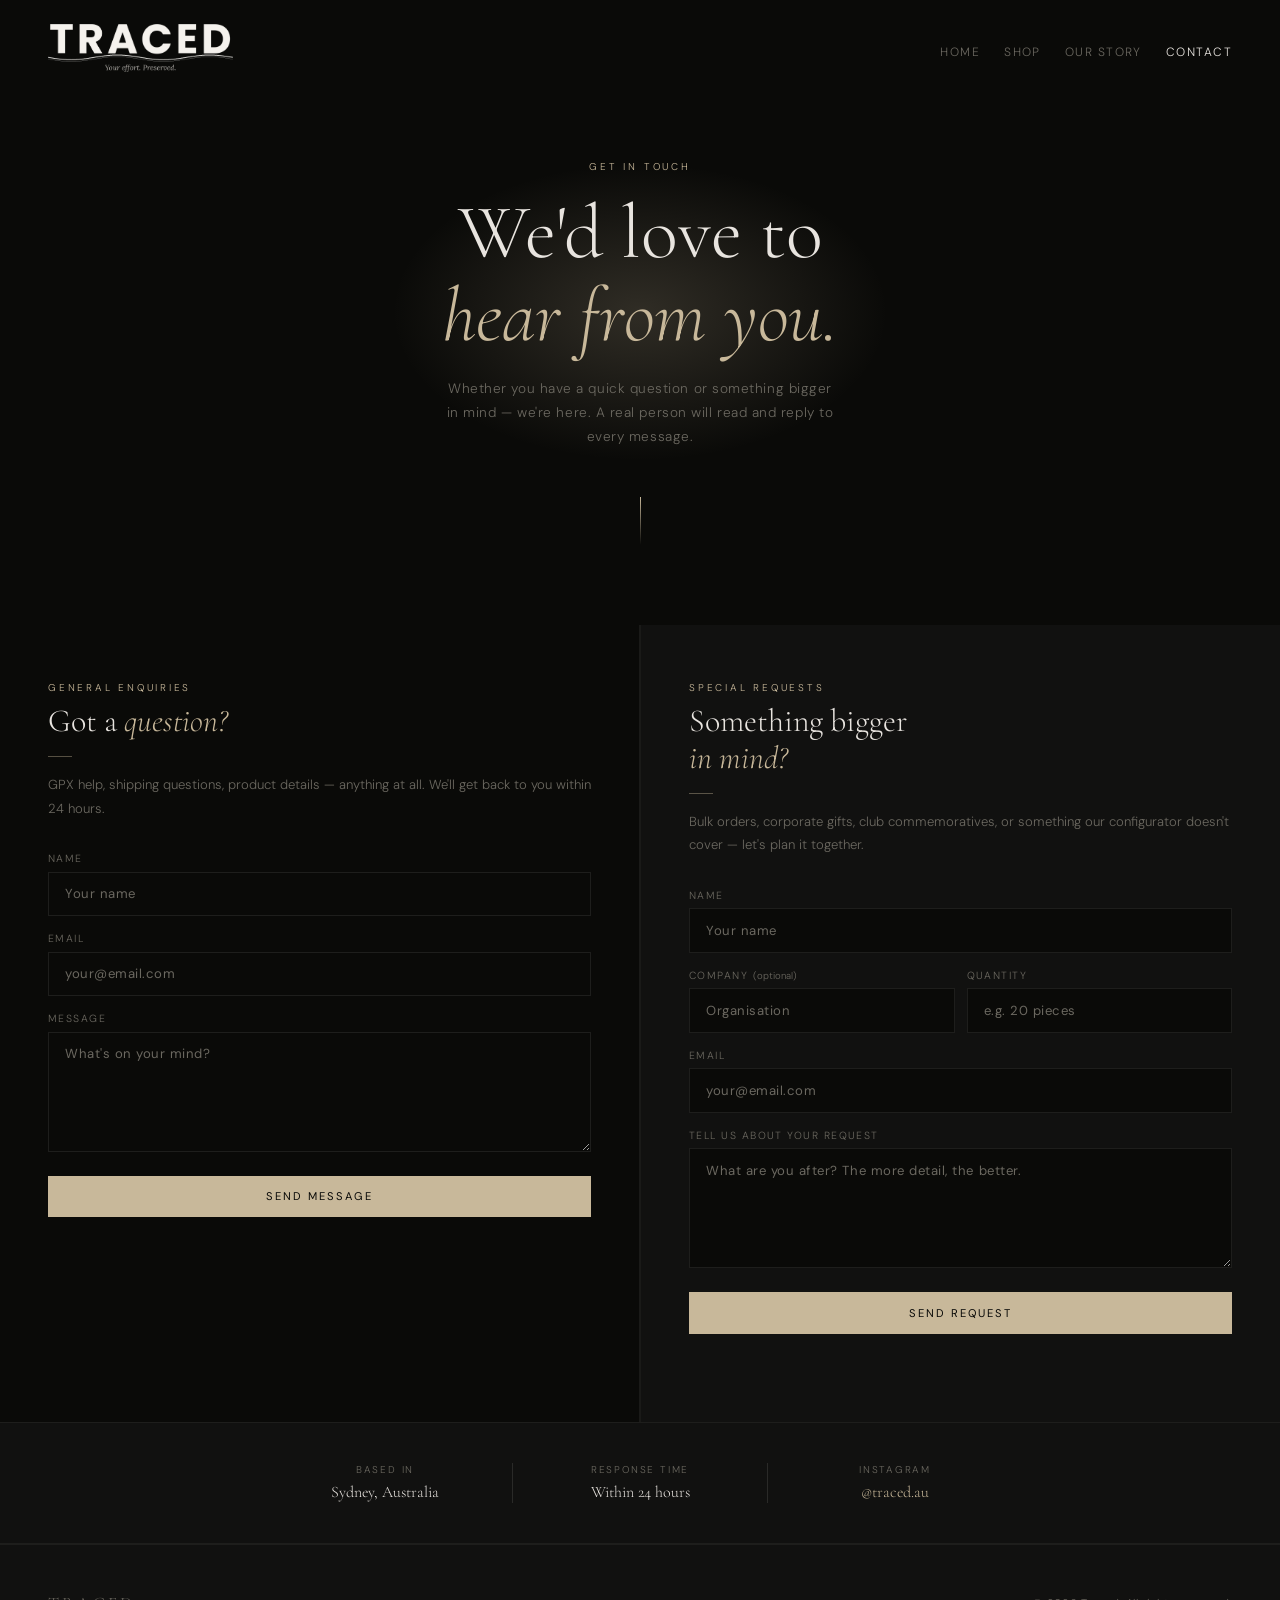
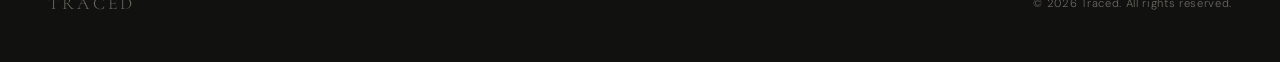
<file: contact.html>
<!DOCTYPE html>
<html lang="en">
<head>
  <meta charset="UTF-8">
  <meta name="viewport" content="width=device-width, initial-scale=1.0">
  <title>Contact — Traced</title>
  <link rel="preconnect" href="https://fonts.googleapis.com" />
  <link rel="preconnect" href="https://fonts.gstatic.com" crossorigin />
  <link href="https://fonts.googleapis.com/css2?family=Cormorant+Garamond:ital,wght@0,300;0,400;1,300&family=DM+Sans:wght@300;400&display=swap" rel="stylesheet" />
  <link rel="stylesheet" href="css/style.css">
  <link rel="stylesheet" href="css/contact.css">
  <script defer src="js/main.js"></script>
  <script defer src="js/contact.js"></script>
</head>
<body>

  <!-- NAV -->
  <nav id="nav">
    <a href="index.html" class="nav-logo">
      <img src="assests/images/traced_cropped.png" alt="Traced Logo" class="traced-logo">
    </a>
    <ul class="nav-links">
      <li><a href="index.html">Home</a></li>
      <li><a href="shop.html">Shop</a></li>
      <li><a href="story.html">Our Story</a></li>
      <li><a href="contact.html" class="nav-active">Contact</a></li>
    </ul>
  </nav>

  <!-- HERO -->
  <section class="contact-hero">
    <div class="contact-hero-content">
      <p class="contact-eyebrow">Get in Touch</p>
      <h1 class="contact-title">We'd love to<br /><em>hear from you.</em></h1>
      <p class="contact-sub">Whether you have a quick question or something bigger in mind — we're here. A real person will read and reply to every message.</p>
    </div>
    <div class="contact-hero-rule" aria-hidden="true"></div>
  </section>

  <!-- FORMS -->
  <section class="contact-forms">
    <div class="contact-grid">

      <!-- General enquiries -->
      <div class="contact-panel reveal">
        <p class="contact-panel-tag">General Enquiries</p>
        <h2 class="contact-panel-title">Got a <em>question?</em></h2>
        <div class="contact-divider"></div>
        <p class="contact-panel-sub">GPX help, shipping questions, product details — anything at all. We'll get back to you within 24 hours.</p>

        <form class="contact-form" id="form-general" novalidate>
          <div class="form-field">
            <label class="form-label" for="general-name">Name</label>
            <input type="text" id="general-name" class="form-input" placeholder="Your name" required />
          </div>
          <div class="form-field">
            <label class="form-label" for="general-email">Email</label>
            <input type="email" id="general-email" class="form-input" placeholder="your@email.com" required />
          </div>
          <div class="form-field">
            <label class="form-label" for="general-message">Message</label>
            <textarea id="general-message" class="form-textarea" placeholder="What's on your mind?" required></textarea>
          </div>
          <button type="submit" class="form-cta">Send Message</button>
          <p class="form-status" id="general-status"></p>
        </form>
      </div>

      <!-- Special requests -->
      <div class="contact-panel contact-panel-alt reveal reveal-delay-1">
        <p class="contact-panel-tag">Special Requests</p>
        <h2 class="contact-panel-title">Something bigger<br /><em>in mind?</em></h2>
        <div class="contact-divider"></div>
        <p class="contact-panel-sub">Bulk orders, corporate gifts, club commemoratives, or something our configurator doesn't cover — let's plan it together.</p>

        <form class="contact-form" id="form-special" novalidate>
          <div class="form-field">
            <label class="form-label" for="special-name">Name</label>
            <input type="text" id="special-name" class="form-input" placeholder="Your name" required />
          </div>
          <div class="form-field-row">
            <div class="form-field">
              <label class="form-label" for="special-company">Company <span class="form-optional">(optional)</span></label>
              <input type="text" id="special-company" class="form-input" placeholder="Organisation" />
            </div>
            <div class="form-field">
              <label class="form-label" for="special-quantity">Quantity</label>
              <input type="text" id="special-quantity" class="form-input" placeholder="e.g. 20 pieces" />
            </div>
          </div>
          <div class="form-field">
            <label class="form-label" for="special-email">Email</label>
            <input type="email" id="special-email" class="form-input" placeholder="your@email.com" required />
          </div>
          <div class="form-field">
            <label class="form-label" for="special-message">Tell us about your request</label>
            <textarea id="special-message" class="form-textarea" placeholder="What are you after? The more detail, the better." required></textarea>
          </div>
          <button type="submit" class="form-cta">Send Request</button>
          <p class="form-status" id="special-status"></p>
        </form>
      </div>

    </div>
  </section>

  <!-- INFO STRIP -->
  <section class="contact-info">
    <div class="contact-info-inner">
      <div class="contact-info-item reveal">
        <span class="contact-info-label">Based in</span>
        <span class="contact-info-val">Sydney, Australia</span>
      </div>
      <div class="contact-info-divider"></div>
      <div class="contact-info-item reveal reveal-delay-1">
        <span class="contact-info-label">Response time</span>
        <span class="contact-info-val">Within 24 hours</span>
      </div>
      <div class="contact-info-divider"></div>
      <div class="contact-info-item reveal reveal-delay-2">
        <span class="contact-info-label">Instagram</span>
        <a href="https://www.instagram.com/traced.au/" target="_blank" rel="noopener noreferrer" class="contact-info-val contact-info-link">@traced.au</a>
      </div>
    </div>
  </section>

  <!-- FOOTER -->
  <footer>
    <span class="footer-logo">Traced</span>
    <span class="footer-copy">© 2026 Traced. All rights reserved.</span>
  </footer>

</body>
</html>
</file>
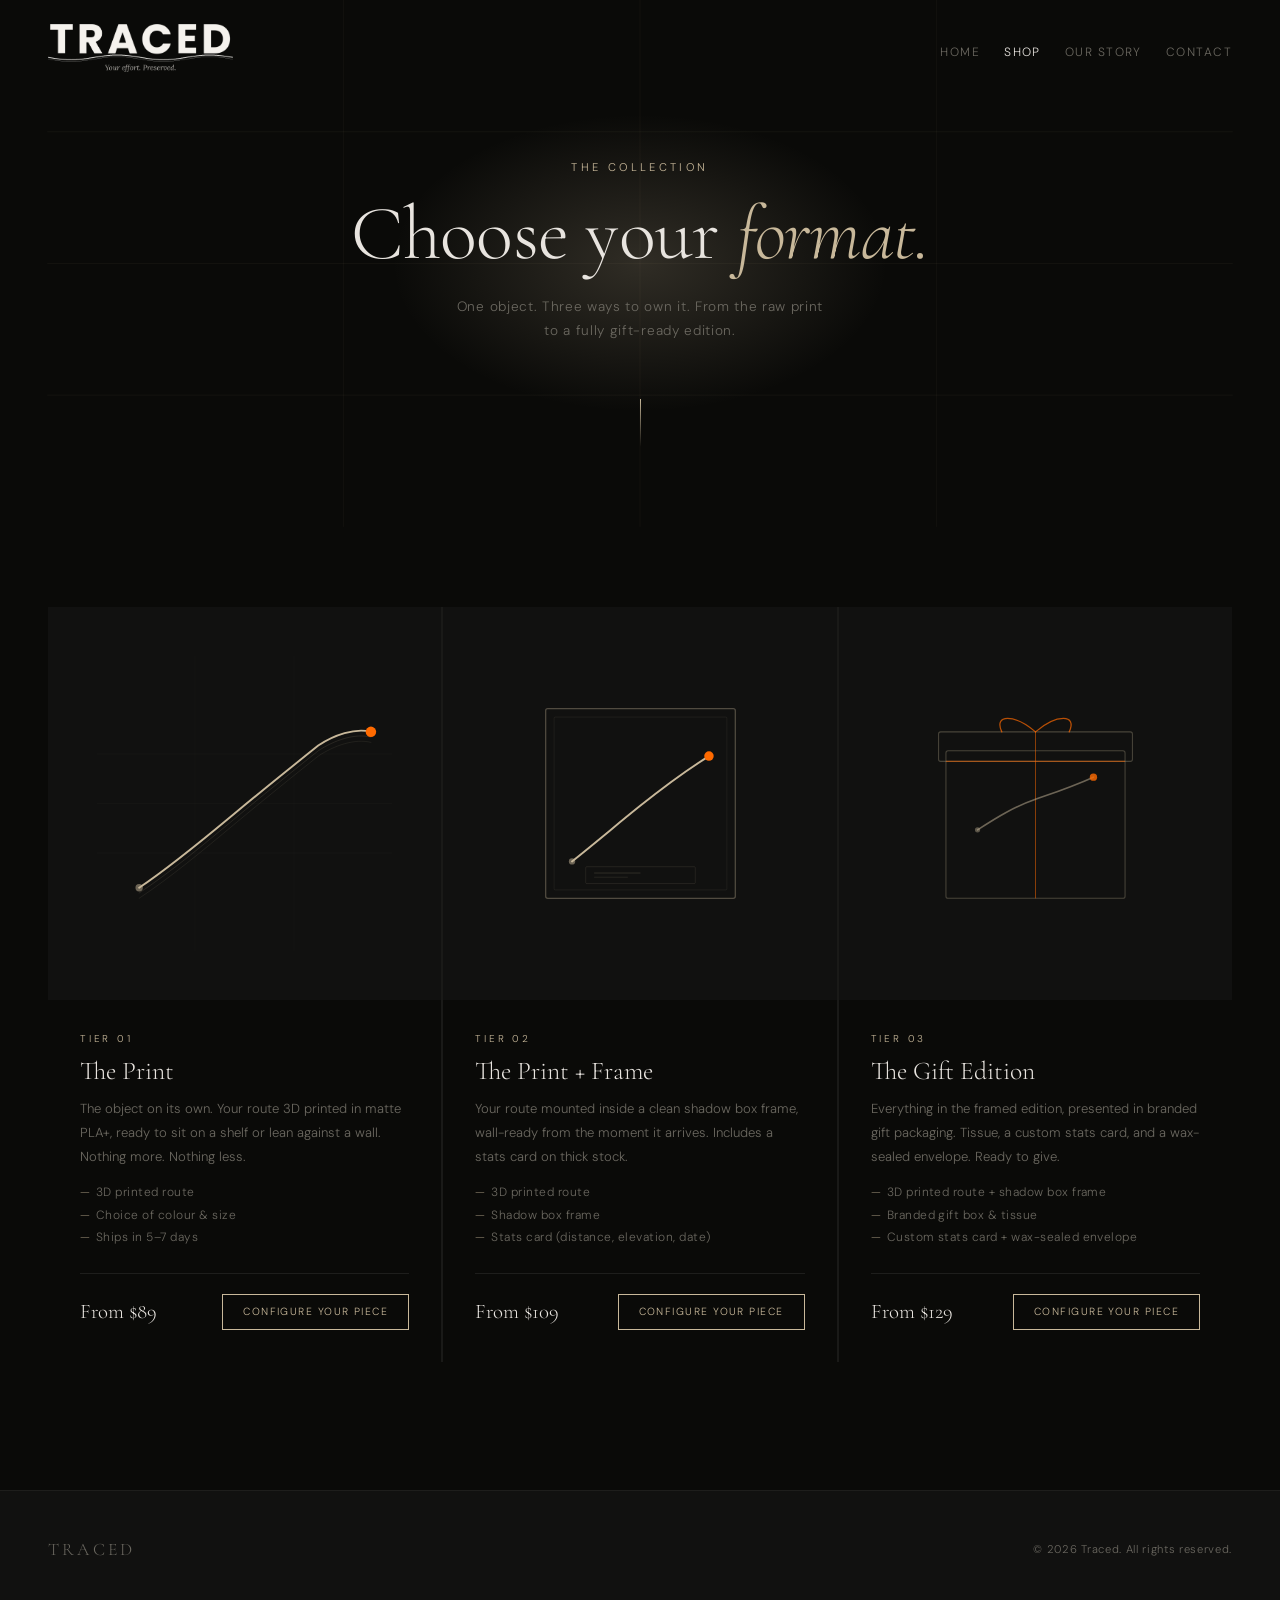
<file: shop.html>
<!DOCTYPE html>
<html lang="en">
<head>
  <meta charset="UTF-8">
  <meta name="viewport" content="width=device-width, initial-scale=1.0">
  <title>Shop — Traced</title>
  <link rel="preconnect" href="https://fonts.googleapis.com" />
  <link rel="preconnect" href="https://fonts.gstatic.com" crossorigin />
  <link href="https://fonts.googleapis.com/css2?family=Cormorant+Garamond:ital,wght@0,300;0,400;1,300&family=DM+Sans:wght@300;400&display=swap" rel="stylesheet" />
  <link rel="stylesheet" href="css/style.css">
  <link rel="stylesheet" href="css/shop.css">
  <script defer src="js/shop.js"></script>
</head>
<body>

  <!-- NAV -->
  <nav id="nav">
    <a href="index.html" class="nav-logo">
      <img src="assests/images/traced_cropped.png" alt="Traced Logo" class="traced-logo">
    </a>
    <ul class="nav-links">
      <li><a href="index.html" src="shop.html">Home</a></li>  
      <li><a href="shop.html" class="nav-active">Shop</a></li>
      <li><a href="story.html">Our Story</a></li>
      <li><a href="contact.html">Contact</a></li>
    </ul>
  </nav>

  <!-- SHOP HERO -->
  <section class="shop-hero">

    <!-- Subtle background grid -->
    <div class="shop-hero-bg" aria-hidden="true">
      <svg viewBox="0 0 900 400" fill="none" xmlns="http://www.w3.org/2000/svg">
        <line x1="0" y1="100" x2="900" y2="100" stroke="#c8b89a" stroke-width="0.3" opacity="0.12"/>
        <line x1="0" y1="200" x2="900" y2="200" stroke="#c8b89a" stroke-width="0.3" opacity="0.12"/>
        <line x1="0" y1="300" x2="900" y2="300" stroke="#c8b89a" stroke-width="0.3" opacity="0.12"/>
        <line x1="225" y1="0" x2="225" y2="400" stroke="#c8b89a" stroke-width="0.3" opacity="0.12"/>
        <line x1="450" y1="0" x2="450" y2="400" stroke="#c8b89a" stroke-width="0.3" opacity="0.12"/>
        <line x1="675" y1="0" x2="675" y2="400" stroke="#c8b89a" stroke-width="0.3" opacity="0.12"/>
      </svg>
    </div>

    <div class="shop-hero-content">
      <p class="hero-eyebrow shop-eyebrow">The Collection</p>
      <h1 class="shop-hero-title">Choose your <em>format.</em></h1>
      <p class="shop-hero-sub">One object. Three ways to own it. From the raw print to a fully gift-ready edition.</p>
    </div>

    <!-- Decorative accent line -->
    <div class="shop-hero-rule" aria-hidden="true"></div>

  </section>

  <!-- PRODUCT LISTING -->
  <section class="products-section">
    <div class="products-grid">

      <!-- Card 1: The Print -->
      <article class="product-card reveal">
        <div class="product-visual">
          <svg viewBox="0 0 280 280" fill="none" xmlns="http://www.w3.org/2000/svg">
            <!-- 3D print suggestion: layered route lines -->
            <path d="M 40 220 C 70 200 100 175 130 150 C 160 125 185 105 210 85 C 225 75 245 68 260 72"
              stroke="#c8b89a" stroke-width="0.6" stroke-linecap="round" fill="none" opacity="0.15"/>
            <path d="M 40 225 C 70 205 100 180 130 155 C 160 130 185 110 210 90 C 225 80 245 73 260 77"
              stroke="#c8b89a" stroke-width="0.6" stroke-linecap="round" fill="none" opacity="0.2"/>
            <path d="M 40 230 C 70 210 100 185 130 160 C 160 135 185 115 210 95 C 225 85 245 78 260 82"
              stroke="#c8b89a" stroke-width="0.6" stroke-linecap="round" fill="none" opacity="0.15"/>
            <!-- Main route on top -->
            <path d="M 40 220 C 70 200 100 175 130 150 C 160 125 185 105 210 85 C 225 75 245 68 260 72"
              stroke="#c8b89a" stroke-width="1.8" stroke-linecap="round" fill="none"/>
            <circle cx="40"  cy="220" r="3.5" fill="#c8b89a" opacity="0.5"/>
            <circle cx="260" cy="72"  r="5"   fill="#ff6a00"/>
            <!-- Subtle grid -->
            <line x1="0" y1="93"  x2="280" y2="93"  stroke="#c8b89a" stroke-width="0.3" opacity="0.08"/>
            <line x1="0" y1="140" x2="280" y2="140" stroke="#c8b89a" stroke-width="0.3" opacity="0.08"/>
            <line x1="0" y1="187" x2="280" y2="187" stroke="#c8b89a" stroke-width="0.3" opacity="0.08"/>
            <line x1="93"  y1="0" x2="93"  y2="280" stroke="#c8b89a" stroke-width="0.3" opacity="0.08"/>
            <line x1="187" y1="0" x2="187" y2="280" stroke="#c8b89a" stroke-width="0.3" opacity="0.08"/>
          </svg>
          <div class="product-visual-glow"></div>
        </div>
        <div class="product-info">
          <div class="product-tag">Tier 01</div>
          <h2 class="product-name">The Print</h2>
          <p class="product-desc">The object on its own. Your route 3D printed in matte PLA+, ready to sit on a shelf or lean against a wall. Nothing more. Nothing less.</p>
          <ul class="product-includes">
            <li>3D printed route</li>
            <li>Choice of colour & size</li>
            <li>Ships in 5–7 days</li>
          </ul>
          <div class="product-footer">
            <span class="product-price">From $89</span>
            <a href="configurator.html?tier=print" class="product-cta">Configure Your Piece</a>
          </div>
        </div>
      </article>

      <!-- Card 2: The Print + Frame -->
      <article class="product-card reveal reveal-delay-1">
        <div class="product-visual">
          <svg viewBox="0 0 280 280" fill="none" xmlns="http://www.w3.org/2000/svg">
            <!-- Shadow box frame -->
            <rect x="50" y="50" width="180" height="180" rx="2"
              stroke="#c8b89a" stroke-width="1.2" fill="none" opacity="0.35"/>
            <rect x="58" y="58" width="164" height="164" rx="1"
              stroke="#c8b89a" stroke-width="0.5" fill="none" opacity="0.15"/>
            <!-- Route inside frame -->
            <path d="M 75 195 C 100 175 120 158 140 142 C 160 126 178 112 205 95"
              stroke="#c8b89a" stroke-width="1.8" stroke-linecap="round" fill="none"/>
            <circle cx="75"  cy="195" r="3"   fill="#c8b89a" opacity="0.5"/>
            <circle cx="205" cy="95"  r="4.5" fill="#ff6a00"/>
            <!-- Stats card hint at bottom of frame -->
            <rect x="88" y="200" width="104" height="16" rx="1"
              fill="none" stroke="#c8b89a" stroke-width="0.5" opacity="0.2"/>
            <line x1="96" y1="206" x2="140" y2="206" stroke="#c8b89a" stroke-width="0.5" opacity="0.3"/>
            <line x1="96" y1="210" x2="128" y2="210" stroke="#c8b89a" stroke-width="0.5" opacity="0.2"/>
          </svg>
          <div class="product-visual-glow"></div>
        </div>
        <div class="product-info">
          <div class="product-tag">Tier 02</div>
          <h2 class="product-name">The Print + Frame</h2>
          <p class="product-desc">Your route mounted inside a clean shadow box frame, wall-ready from the moment it arrives. Includes a stats card on thick stock.</p>
          <ul class="product-includes">
            <li>3D printed route</li>
            <li>Shadow box frame</li>
            <li>Stats card (distance, elevation, date)</li>
          </ul>
          <div class="product-footer">
            <span class="product-price">From $109</span>
            <a href="configurator.html?tier=framed" class="product-cta">Configure Your Piece</a>
          </div>
        </div>
      </article>

      <!-- Card 3: The Gift Edition -->
      <article class="product-card reveal reveal-delay-2">
        <div class="product-visual">
          <svg viewBox="0 0 280 280" fill="none" xmlns="http://www.w3.org/2000/svg">
            <!-- Gift box outline -->
            <rect x="55" y="90" width="170" height="140" rx="2"
              stroke="#c8b89a" stroke-width="1" fill="none" opacity="0.3"/>
            <!-- Box lid -->
            <rect x="48" y="72" width="184" height="28" rx="2"
              stroke="#c8b89a" stroke-width="1" fill="none" opacity="0.3"/>
            <!-- Ribbon vertical -->
            <line x1="140" y1="72" x2="140" y2="230" stroke="#ff6a00" stroke-width="1" opacity="0.5"/>
            <!-- Ribbon horizontal -->
            <line x1="55" y1="100" x2="225" y2="100" stroke="#ff6a00" stroke-width="1" opacity="0.5"/>
            <!-- Bow loops -->
            <path d="M 140 72 C 120 55 100 55 108 72" stroke="#ff6a00" stroke-width="1.2" fill="none" opacity="0.7" stroke-linecap="round"/>
            <path d="M 140 72 C 160 55 180 55 172 72" stroke="#ff6a00" stroke-width="1.2" fill="none" opacity="0.7" stroke-linecap="round"/>
            <!-- Route hint inside box -->
            <path d="M 85 165 C 105 152 120 143 140 136 C 160 129 175 124 195 115"
              stroke="#c8b89a" stroke-width="1.5" stroke-linecap="round" fill="none" opacity="0.5"/>
            <circle cx="85"  cy="165" r="2.5" fill="#c8b89a" opacity="0.4"/>
            <circle cx="195" cy="115" r="3.5" fill="#ff6a00" opacity="0.8"/>
          </svg>
          <div class="product-visual-glow"></div>
        </div>
        <div class="product-info">
          <div class="product-tag">Tier 03</div>
          <h2 class="product-name">The Gift Edition</h2>
          <p class="product-desc">Everything in the framed edition, presented in branded gift packaging. Tissue, a custom stats card, and a wax-sealed envelope. Ready to give.</p>
          <ul class="product-includes">
            <li>3D printed route + shadow box frame</li>
            <li>Branded gift box & tissue</li>
            <li>Custom stats card + wax-sealed envelope</li>
          </ul>
          <div class="product-footer">
            <span class="product-price">From $129</span>
            <a href="configurator.html?tier=gift" class="product-cta">Configure Your Piece</a>
          </div>
        </div>
      </article>

    </div>
  </section>
    <footer>
        <span class="footer-logo">Traced</span>
        <span class="footer-copy">© 2026 Traced. All rights reserved.</span>
    </footer>

</body>
</html>
</file>
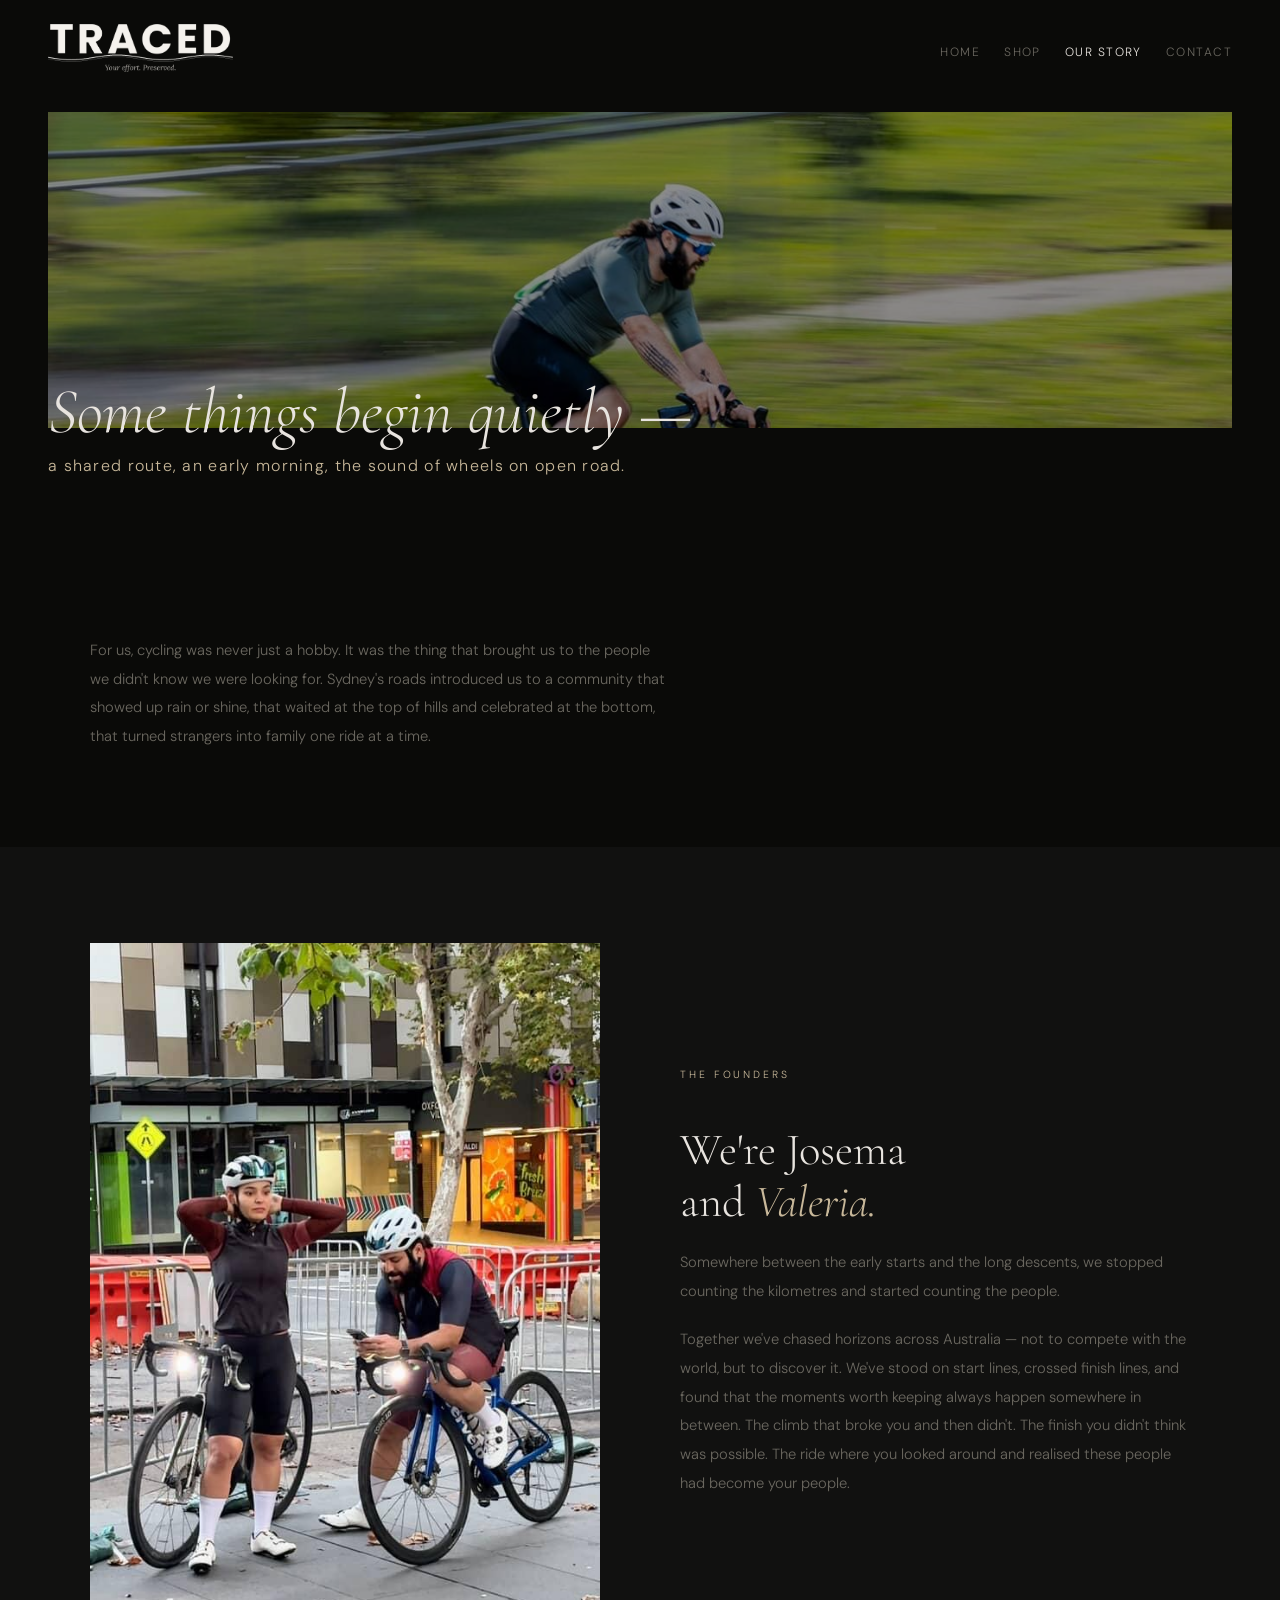
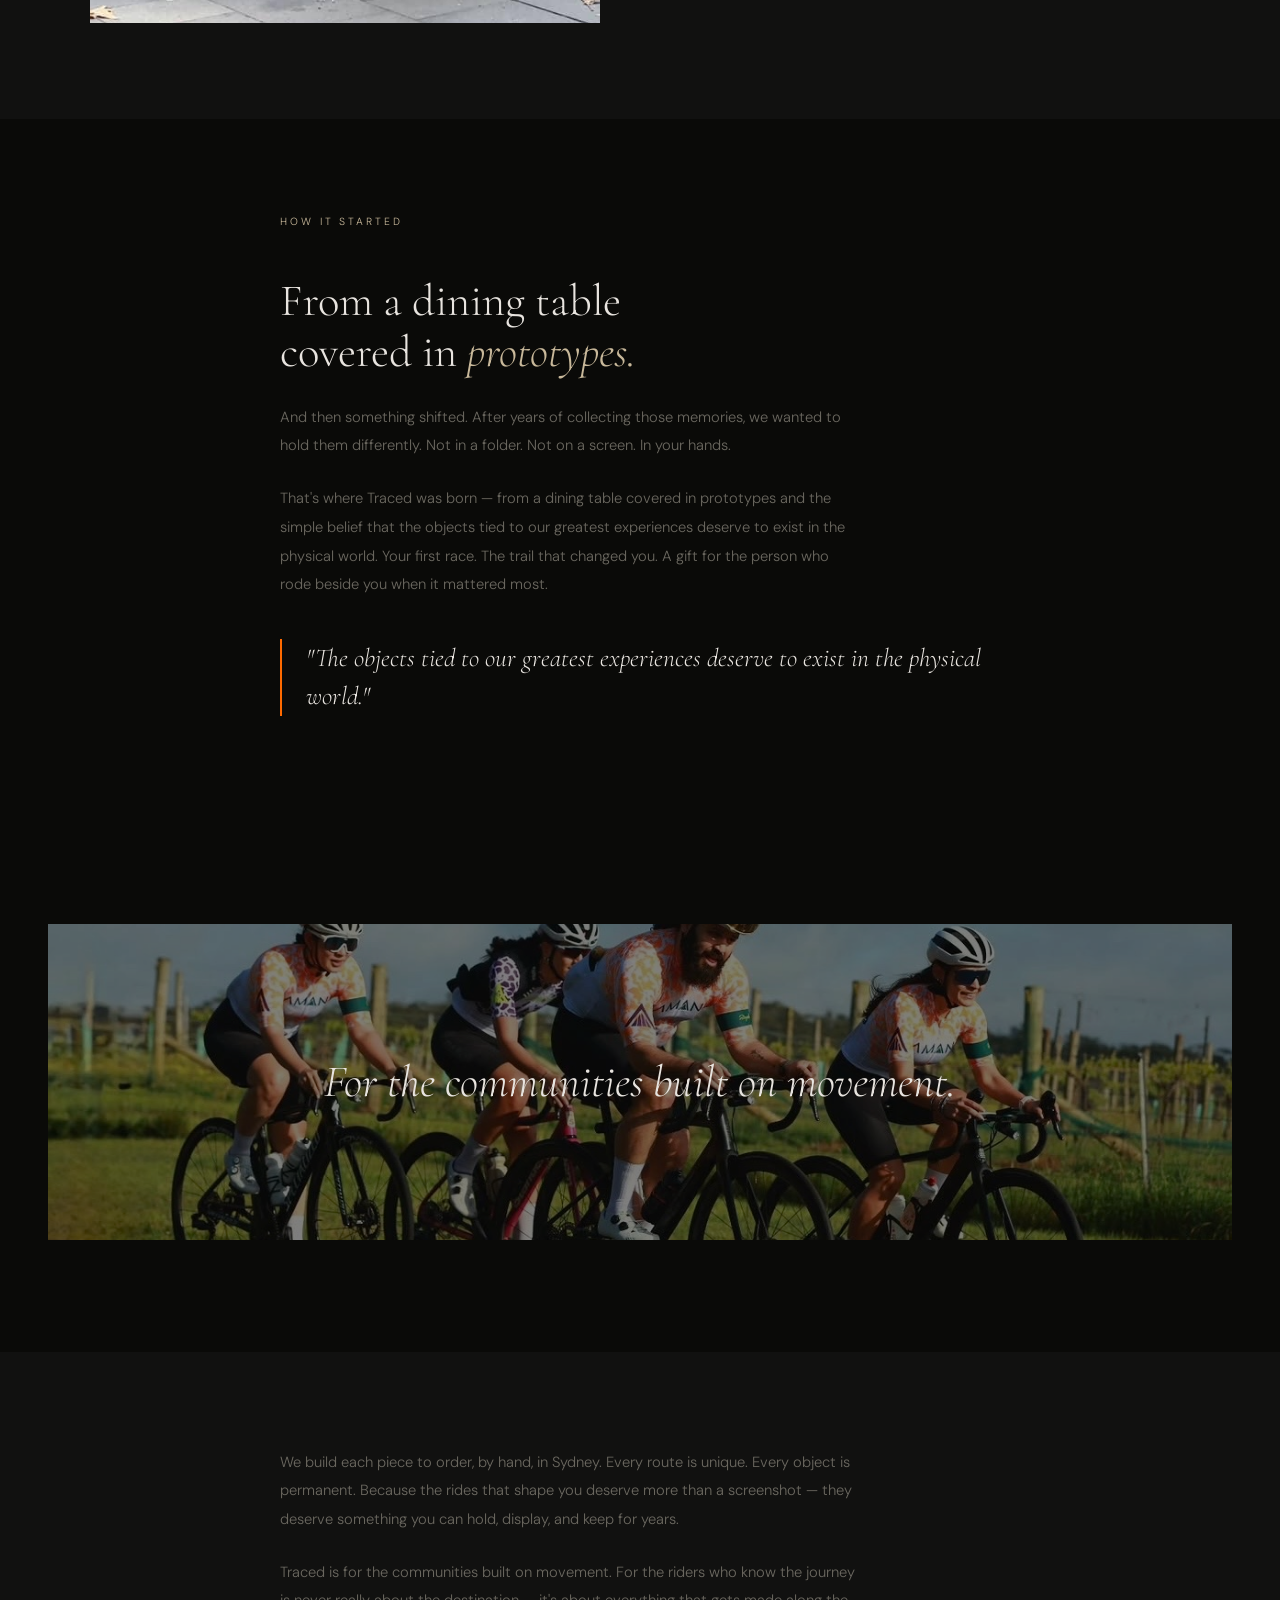
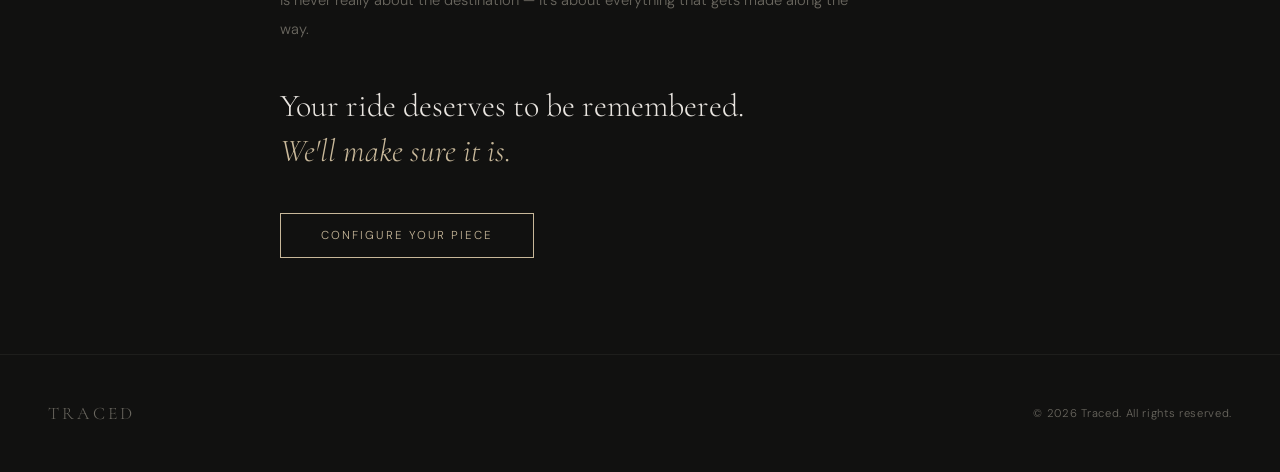
<file: story.html>
<!DOCTYPE html>
<html lang="en">
<head>
  <meta charset="UTF-8">
  <meta name="viewport" content="width=device-width, initial-scale=1.0">
  <title>Our Story — Traced</title>
  <link rel="preconnect" href="https://fonts.googleapis.com" />
  <link rel="preconnect" href="https://fonts.gstatic.com" crossorigin />
  <link href="https://fonts.googleapis.com/css2?family=Cormorant+Garamond:ital,wght@0,300;0,400;1,300&family=DM+Sans:wght@300;400&display=swap" rel="stylesheet" />
  <link rel="stylesheet" href="css/style.css">
  <link rel="stylesheet" href="css/story.css">
  <script defer src="js/main.js"></script>
</head>
<body>

  <!-- NAV -->
  <nav id="nav">
    <a href="index.html" class="nav-logo">
      <img src="assests/images/traced_cropped.png" alt="Traced Logo" class="traced-logo">
    </a>
    <ul class="nav-links">
      <li><a href="index.html">Home</a></li>
      <li><a href="shop.html">Shop</a></li>
      <li><a href="story.html" class="nav-active">Our Story</a></li>
      <li><a href="contact.html">Contact</a></li>
    </ul>
  </nav>

  <!-- HERO -->
  <section class="story-hero">
    <div class="story-hero-img">
      <img src="assests/images/story-hero.jpg" alt="Josema riding">
    </div>
    <div class="story-hero-overlay">
      <p class="story-hero-line">Some things begin quietly —</p>
      <p class="story-hero-line-sub">a shared route, an early morning, the sound of wheels on open road.</p>
    </div>
  </section>

  <!-- OPENING -->
  <section class="story-section">
    <div class="story-inner story-text-only">
      <p class="story-body reveal">For us, cycling was never just a hobby. It was the thing that brought us to the people we didn't know we were looking for. Sydney's roads introduced us to a community that showed up rain or shine, that waited at the top of hills and celebrated at the bottom, that turned strangers into family one ride at a time.</p>
    </div>
  </section>

  <!-- FOUNDERS -->
  <section class="story-section story-section-alt">
    <div class="story-inner story-split">
      <div class="story-split-photo reveal">
        <img src="assests/images/story-founders.jpg" alt="Josema and Valeria at a race start">
      </div>
      <div class="story-split-text">
        <p class="section-label reveal">The founders</p>
        <h2 class="story-heading reveal reveal-delay-1">We're Josema<br />and <em>Valeria.</em></h2>
        <p class="story-body reveal reveal-delay-2">Somewhere between the early starts and the long descents, we stopped counting the kilometres and started counting the people.</p>
        <p class="story-body reveal reveal-delay-3">Together we've chased horizons across Australia — not to compete with the world, but to discover it. We've stood on start lines, crossed finish lines, and found that the moments worth keeping always happen somewhere in between. The climb that broke you and then didn't. The finish you didn't think was possible. The ride where you looked around and realised these people had become your people.</p>
      </div>
    </div>
  </section>

  <!-- ORIGIN -->
  <section class="story-section">
    <div class="story-inner story-text-only story-text-narrow">
      <p class="section-label reveal">How it started</p>
      <h2 class="story-heading reveal reveal-delay-1">From a dining table<br />covered in <em>prototypes.</em></h2>
      <p class="story-body reveal reveal-delay-2">And then something shifted. After years of collecting those memories, we wanted to hold them differently. Not in a folder. Not on a screen. In your hands.</p>
      <p class="story-body reveal reveal-delay-3">That's where Traced was born — from a dining table covered in prototypes and the simple belief that the objects tied to our greatest experiences deserve to exist in the physical world. Your first race. The trail that changed you. A gift for the person who rode beside you when it mattered most.</p>
      <div class="story-pull-quote reveal reveal-delay-3">
        "The objects tied to our greatest experiences deserve to exist in the physical world."
      </div>
    </div>
  </section>

  <!-- COMMUNITY PHOTO -->
  <section class="story-banner">
    <div class="story-banner-img">
      <img src="assests/images/story-community.jpg" alt="Group ride through vineyards">
    </div>
    <div class="story-banner-overlay">
      <p class="story-banner-quote">For the communities built on movement.</p>
    </div>
  </section>

  <!-- CLOSING -->
  <section class="story-section story-section-alt">
    <div class="story-inner story-text-only story-text-narrow">
      <p class="story-body reveal">We build each piece to order, by hand, in Sydney. Every route is unique. Every object is permanent. Because the rides that shape you deserve more than a screenshot — they deserve something you can hold, display, and keep for years.</p>
      <p class="story-body reveal reveal-delay-1">Traced is for the communities built on movement. For the riders who know the journey is never really about the destination — it's about everything that gets made along the way.</p>
      <p class="story-closing reveal reveal-delay-2">Your ride deserves to be remembered.<br /><em>We'll make sure it is.</em></p>
      <a href="configurator.html" class="story-cta reveal reveal-delay-3">Configure Your Piece</a>
    </div>
  </section>

  <!-- FOOTER -->
  <footer>
    <span class="footer-logo">Traced</span>
    <span class="footer-copy">© 2026 Traced. All rights reserved.</span>
  </footer>

</body>
</html>
</file>
<file: css/style.css>
/* ── TOKENS ─────────────────────────────────────────── */
    :root {
      --bg-dark:    #0a0a08;
      --bg-mid:     #111110;
      --bg-light:   #f5f2ee;
      --text-light: #e8e4df;
      --text-muted: #6b6860;
      --accent:     #c8b89a;
      --accent-glow:#c8b89a33;
      --accent-glow-orange: #ff6a00;
      --serif:      'Cormorant Garamond', Georgia, serif;
      --sans:       'DM Sans', sans-serif;
    }
 
    /* ── RESET ──────────────────────────────────────────── */
    *, *::before, *::after { box-sizing: border-box; margin: 0; padding: 0; }
    html { scroll-behavior: smooth; }
    body {
      background: var(--bg-dark);
      color: var(--text-light);
      font-family: var(--sans);
      font-weight: 300;
      -webkit-font-smoothing: antialiased;
      overflow-x: hidden;
    }
 
    /* ── NAV ────────────────────────────────────────────── */
    nav {
      position: fixed;
      top: 0; left: 0; right: 0;
      z-index: 100;
      display: flex;
      align-items: center;
      justify-content: space-between;
      padding: 1.5rem 3rem;
      background: transparent;
      transition: background 0.4s ease, backdrop-filter 0.4s ease;
    }
    nav.scrolled {
      background: rgba(10,10,8,0.85);
      backdrop-filter: blur(12px);
    }

    .traced-logo{
      height: 3rem;
    }

    .nav-links {
      display: flex;
      gap: 1.5rem;
      list-style: none;
    }
    .nav-links a {
      font-size: 0.75rem;
      letter-spacing: 0.12em;
      text-transform: uppercase;
      color: var(--text-muted);
      text-decoration: none;
      transition: color 0.2s;
    }
    .nav-links a:hover { color: var(--text-light); }
 
    /* ── HERO ───────────────────────────────────────────── */
    .hero {
      position: relative;
      height: 100vh;
      display: flex;
      flex-direction: column;
      align-items: center;
      justify-content: center;
      text-align: center;
      overflow: hidden;
    }
 
    /* Animated route SVG background */
    .hero-bg {
      position: absolute;
      inset: 0;
      display: flex;
      align-items: center;
      justify-content: center;
      opacity: 0.18;
    }
    .hero-bg svg {
      width: 100%;
      height: 100%;
    }
    .route-path {
      stroke-dasharray: 2000;
      stroke-dashoffset: 2000;
      animation: drawRoute 3.5s cubic-bezier(0.4,0,0.2,1) 0.5s forwards;
    }
    @keyframes drawRoute {
      to { stroke-dashoffset: 0; }
    }
 
    /* Radial glow behind text */
    .hero::before {
      content: '';
      position: absolute;
      top: 50%; left: 50%;
      transform: translate(-50%, -50%);
      width: 600px; height: 600px;
      background: radial-gradient(circle, var(--accent-glow) 0%, transparent 70%);
      pointer-events: none;
    }
 
    .hero-content {
      position: relative;
      z-index: 2;
      display: flex;
      flex-direction: column;
      align-items: center;
      gap: 1.5rem;
    }
    .hero-eyebrow {
      font-size: 0.7rem;
      letter-spacing: 0.3em;
      text-transform: uppercase;
      color: var(--accent);
      opacity: 0;
      animation: fadeUp 0.9s ease 1.2s forwards;
    }
    .hero-title {
      font-family: var(--serif);
      font-size: clamp(3.5rem, 8vw, 7rem);
      font-weight: 300;
      line-height: 1.05;
      letter-spacing: -0.01em;
      color: var(--text-light);
      opacity: 0;
      animation: fadeUp 1s ease 1.5s forwards;
    }
    .hero-title em {
      font-style: italic;
      color: var(--accent);
    }
    .hero-sub {
      font-size: 0.85rem;
      letter-spacing: 0.06em;
      color: var(--text-muted);
      max-width: 340px;
      line-height: 1.7;
      opacity: 0;
      animation: fadeUp 1s ease 1.8s forwards;
    }
    .hero-cta {
      margin-top: 0.5rem;
      display: inline-block;
      padding: 0.85rem 2.5rem;
      border: 1px solid var(--accent);
      color: var(--accent);
      font-family: var(--sans);
      font-size: 0.72rem;
      letter-spacing: 0.18em;
      text-transform: uppercase;
      text-decoration: none;
      transition: background 0.25s, color 0.25s;
      opacity: 0;
      animation: fadeUp 1s ease 2.1s forwards;
    }
    .hero-cta:hover {
      background: var(--accent);
      color: var(--bg-dark);
    }
 
    .hero-scroll {
      position: absolute;
      bottom: 2.5rem;
      left: 50%;
      transform: translateX(-50%);
      display: flex;
      flex-direction: column;
      align-items: center;
      gap: 0.5rem;
      opacity: 0;
      animation: fadeUp 1s ease 2.6s forwards;
    }
    .hero-scroll span {
      font-size: 0.62rem;
      letter-spacing: 0.2em;
      text-transform: uppercase;
      color: var(--text-muted);
    }
    .scroll-line {
      width: 1px;
      height: 40px;
      background: linear-gradient(to bottom, #ff6a00, transparent);
      animation: scrollPulse 2s ease-in-out 3s infinite;
    }
    @keyframes scrollPulse {
      0%, 100% { opacity: 0.4; transform: scaleY(1); }
      50% { opacity: 1; transform: scaleY(1.15); }
    }
 
    /* ── SHARED REVEAL ──────────────────────────────────── */
    @keyframes fadeUp {
      from { opacity: 0; transform: translateY(22px); }
      to   { opacity: 1; transform: translateY(0); }
    }
    .reveal {
      opacity: 0;
      transform: translateY(30px);
      transition: opacity 0.8s ease, transform 0.8s ease;
    }
    .reveal.visible {
      opacity: 1;
      transform: translateY(0);
    }
    .reveal-delay-1 { transition-delay: 0.1s; }
    .reveal-delay-2 { transition-delay: 0.22s; }
    .reveal-delay-3 { transition-delay: 0.36s; }
 
    /* ── SECTIONS ───────────────────────────────────────── */
    section { padding: 7rem 3rem; }
 
    .section-label {
      font-size: 0.65rem;
      letter-spacing: 0.28em;
      text-transform: uppercase;
      color: var(--accent);
      margin-bottom: 1.5rem;
    }
 
    /* ── WHAT WE DO ─────────────────────────────────────── */
    .what {
      background: var(--bg-mid);
      display: grid;
      grid-template-columns: 1fr 1fr;
      gap: 5rem;
      align-items: center;
      max-width: 1200px;
      margin: 0 auto;
      border-radius: 2px;
    }
    .what-text h2 {
      font-family: var(--serif);
      font-size: clamp(2rem, 4vw, 3.2rem);
      font-weight: 300;
      line-height: 1.2;
      margin-bottom: 1.5rem;
      color: var(--text-light);
    }
    .what-text p {
      font-size: 0.9rem;
      line-height: 1.85;
      color: var(--text-muted);
      max-width: 420px;
    }
    .what-visual {
      aspect-ratio: 1;
      background: var(--bg-dark);
      border-radius: 2px;
      display: flex;
      align-items: center;
      justify-content: center;
      position: relative;
      overflow: hidden;
    }
    .what-visual svg {
      width: 75%;
      opacity: 0.7;
    }
    .what-visual::after {
      content: '';
      position: absolute;
      inset: 0;
      background: radial-gradient(circle at 60% 40%, var(--accent-glow), transparent 65%);
    }
 
    /* ── HOW IT WORKS ───────────────────────────────────── */
    .how { max-width: 1100px; margin: 0 auto; }
    .how h2 {
      font-family: var(--serif);
      font-size: clamp(1.8rem, 3.5vw, 2.8rem);
      font-weight: 300;
      margin-bottom: 4rem;
      color: var(--text-light);
    }
    .steps {
      display: grid;
      grid-template-columns: repeat(3, 1fr);
      gap: 3rem;
    }
    .step-num {
      font-family: var(--serif);
      font-size: 3.5rem;
      font-weight: 300;
      color: var(--accent);
      opacity: 0.4;
      line-height: 1;
      margin-bottom: 1rem;
    }
    .step h3 {
      font-family: var(--serif);
      font-size: 1.3rem;
      font-weight: 300;
      margin-bottom: 0.75rem;
      color: var(--text-light);
    }
    .step p {
      font-size: 0.83rem;
      line-height: 1.8;
      color: var(--text-muted);
    }
    .step-divider {
      width: 30px;
      height: 1px;
      background: var(--accent);
      opacity: 0.4;
      margin-bottom: 1.5rem;
    }
 
    /* ── MATERIAL ───────────────────────────────────────── */
    .material {
      background: var(--bg-light);
      color: var(--bg-dark);
    }
    .material-inner {
      max-width: 1100px;
      margin: 0 auto;
      display: grid;
      grid-template-columns: 1fr 1fr;
      gap: 5rem;
      align-items: center;
    }
    .material .section-label { color: #9a8870; }
    .material h2 {
      font-family: var(--serif);
      font-size: clamp(2rem, 3.5vw, 3rem);
      font-weight: 300;
      line-height: 1.2;
      margin-bottom: 1.5rem;
      color: var(--bg-dark);
    }
    .material p {
      font-size: 0.88rem;
      line-height: 1.85;
      color: #6b6054;
      max-width: 400px;
    }
    .material-grid {
      display: grid;
      grid-template-columns: 1fr 1fr;
      gap: 1px;
      background: #d5cfc8;
    }
    .material-cell {
      background: var(--bg-light);
      padding: 2rem;
      display: flex;
      flex-direction: column;
      gap: 0.5rem;
    }
    .material-cell-title {
      font-size: 0.65rem;
      letter-spacing: 0.2em;
      text-transform: uppercase;
      color: #9a8870;
    }
    .material-cell-value {
      font-family: var(--serif);
      font-size: 1.4rem;
      font-weight: 300;
      color: var(--bg-dark);
    }
 
    /* ── QUOTE ──────────────────────────────────────────── */
    .quote-section {
      text-align: center;
      padding: 8rem 3rem;
      background: var(--bg-dark);
    }
    .quote-section blockquote {
      font-family: var(--serif);
      font-size: clamp(1.6rem, 3vw, 2.4rem);
      font-weight: 300;
      font-style: italic;
      color: var(--text-light);
      max-width: 700px;
      margin: 0 auto;
      line-height: 1.4;
    }
    .quote-section blockquote::before {
      content: '"';
      color: var(--accent);
    }
    .quote-section blockquote::after {
      content: '"';
      color: var(--accent);
    }
    .quote-attr {
      margin-top: 2rem;
      font-size: 0.7rem;
      letter-spacing: 0.2em;
      text-transform: uppercase;
      color: var(--text-muted);
    }
 
    /* ── FOOTER ─────────────────────────────────────────── */
    footer {
      background: var(--bg-mid);
      padding: 3rem;
      display: flex;
      align-items: center;
      justify-content: space-between;
      border-top: 1px solid #1e1e1c;
    }
    .footer-logo {
      font-family: var(--serif);
      font-size: 1.1rem;
      letter-spacing: 0.18em;
      text-transform: uppercase;
      color: var(--text-muted);
    }
    .footer-copy {
      font-size: 0.7rem;
      color: var(--text-muted);
      letter-spacing: 0.06em;
    }
 
    /* ── MOBILE ─────────────────────────────────────────── */
    @media (max-width: 768px) {
      nav { padding: 1.25rem 1.5rem; }
      .nav-links, .traced-logo {height: 1rem;}
      .nav-links {gap: 1rem}
      .traced-logo {margin-top: 10px;}
 
      section { padding: 5rem 1.5rem; }

      .hero-scroll {
          left: 0;
          right: 0;
          transform: none;
          margin: 0 auto;
        }
        
      .what {
        grid-template-columns: 1fr;
        gap: 2.5rem;
      }
      .what-visual { display: none; }
 
      .steps { grid-template-columns: 1fr; gap: 2.5rem; }
 
      .material-inner { grid-template-columns: 1fr; gap: 3rem; }
 
      footer {
        flex-direction: column;
        gap: 1rem;
        text-align: center;
      }
 
      /* Reduce animations on mobile */
      .reveal {
        opacity: 1;
        transform: none;
        transition: none;
      }
    }
 
    @media (prefers-reduced-motion: reduce) {
      .reveal, .hero-content *, .route-path, .scroll-line{
        animation: none !important;
        transition: none !important;
        opacity: 1 !important;
        transform: none !important;
        stroke-dashoffset: 0 !important;
      }
    }
</file>
<file: css/home.css>
/* ── HERO MODEL ─────────────────────────────────────── */
.hero-model-wrap {
  position: relative;
  display: flex;
  align-items: center;
  justify-content: center;
  margin: 0.5rem 0;
  filter: drop-shadow(0px 30px 60px rgba(0, 0, 0, 0.5));
  opacity: 0;
  animation: fadeUp 1s ease 2s forwards;
}

.hero-model {
  width: 340px;
  max-width: 85vw;
  animation: gentleTilt 4s ease-in-out infinite;
  transform-origin: center center;
}

@keyframes gentleTilt {
  0%, 100% { transform: rotate(-3deg) scale(1);    }
  50%       { transform: rotate(3deg)  scale(1.04); }
}

/* ── PRODUCT SHOWCASE ───────────────────────────────── */
.showcase {
  display: grid;
  grid-template-columns: 1fr 1fr;
  gap: 2px;
  background: #1a1a18;
  max-width: 100%;
}

.showcase-photo {
  position: relative;
  overflow: hidden;
  aspect-ratio: 3 / 4;
}

.showcase-photo img {
  width: 100%;
  height: 100%;
  object-fit: cover;
  display: block;
  transition: transform 0.6s ease;
}

.showcase-photo:hover img {
  transform: scale(1.03);
}

.showcase-text {
  display: flex;
  flex-direction: column;
  justify-content: center;
  padding: 3.5rem;
  background: var(--bg-dark);
}

.showcase-text h2 {
  font-family: var(--serif);
  font-size: clamp(1.8rem, 3vw, 2.8rem);
  font-weight: 300;
  line-height: 1.2;
  margin-bottom: 1.25rem;
  color: var(--text-light);
}

.showcase-text p {
  font-size: 0.88rem;
  line-height: 1.85;
  color: var(--text-muted);
  margin-bottom: 2rem;
  max-width: 380px;
}

.showcase-stat-row {
  display: flex;
  border: 1px solid #1e1e1c;
  margin-bottom: 2rem;
}

.showcase-stat {
  flex: 1;
  padding: 0.85rem;
  text-align: center;
  border-right: 1px solid #1e1e1c;
}

.showcase-stat:last-child {
  border-right: none;
}

.showcase-stat-val {
  font-family: var(--serif);
  font-size: 1.2rem;
  font-weight: 300;
  color: var(--text-light);
  display: block;
}

.showcase-stat-lbl {
  font-size: 0.6rem;
  letter-spacing: 0.18em;
  text-transform: uppercase;
  color: var(--text-muted);
  display: block;
  margin-top: 0.2rem;
}

/* ── EXAMPLE ROUTES ─────────────────────────────────── */
.routes-section {
  padding: 7rem 3rem;
  background: var(--bg-mid);
}

.routes-inner {
  max-width: 1100px;
  margin: 0 auto;
}

.routes-grid {
  display: grid;
  grid-template-columns: repeat(3, 1fr);
  gap: 2px;
  background: #1a1a18;
  margin-top: 3rem;
}

.route-card {
  background: var(--bg-dark);
  padding: 2rem;
  display: flex;
  flex-direction: column;
  align-items: center;
  text-align: center;
  gap: 1rem;
  transition: background 0.3s ease;
}

.route-card:hover {
  background: #0f0f0d;
}

.route-card-svg {
  width: 100px;
  height: 100px;
  display: flex;
  align-items: center;
  justify-content: center;
}

.route-card-name {
  font-family: var(--serif);
  font-size: 1.1rem;
  font-weight: 300;
  color: var(--text-light);
}

.route-card-meta {
  font-size: 0.72rem;
  color: var(--text-muted);
  letter-spacing: 0.06em;
}

/* ── TIERS ──────────────────────────────────────────── */
.tiers-section {
  padding: 7rem 3rem;
  background: var(--bg-dark);
}

.tiers-inner {
  max-width: 1100px;
  margin: 0 auto;
}

.tiers-grid {
  display: grid;
  grid-template-columns: repeat(3, 1fr);
  gap: 2px;
  background: #1a1a18;
  margin-top: 3rem;
}

.tier-card {
  background: var(--bg-dark);
  padding: 2.5rem 2rem;
  display: flex;
  flex-direction: column;
  transition: background 0.3s ease;
  border: 1px solid transparent;
}

.tier-card:hover {
  background: var(--bg-mid);
}

.tier-card.featured {
  border-color: var(--accent);
}

.tier-num {
  font-family: var(--serif);
  font-size: 3rem;
  font-weight: 300;
  color: var(--accent);
  opacity: 0.3;
  line-height: 1;
  margin-bottom: 0.75rem;
}

.tier-name {
  font-family: var(--serif);
  font-size: 1.4rem;
  font-weight: 300;
  color: var(--text-light);
  margin-bottom: 0.5rem;
}

.tier-price {
  font-size: 0.72rem;
  letter-spacing: 0.1em;
  color: var(--text-muted);
  margin-bottom: 1.25rem;
}

.tier-divider {
  width: 24px;
  height: 1px;
  background: var(--accent);
  opacity: 0.4;
  margin-bottom: 1.25rem;
}

.tier-includes {
  list-style: none;
  display: flex;
  flex-direction: column;
  gap: 0.4rem;
  flex: 1;
  margin-bottom: 1.75rem;
}

.tier-includes li {
  font-size: 0.78rem;
  color: var(--text-muted);
  padding-left: 1rem;
  position: relative;
  line-height: 1.6;
}

.tier-includes li::before {
  content: '—';
  position: absolute;
  left: 0;
  color: var(--accent);
  opacity: 0.6;
}

.tier-cta {
  display: inline-block;
  padding: 0.7rem 1.5rem;
  border: 1px solid var(--accent);
  color: var(--accent);
  font-family: var(--sans);
  font-size: 0.65rem;
  letter-spacing: 0.16em;
  text-transform: uppercase;
  text-decoration: none;
  text-align: center;
  transition: background 0.22s, color 0.22s;
}

.tier-cta:hover,
.tier-card.featured .tier-cta {
  background: var(--accent);
  color: var(--bg-dark);
}

/* ── SOCIAL PROOF ───────────────────────────────────── */
.social-section {
  display: grid;
  grid-template-columns: 1fr 1fr;
  gap: 2px;
  background: #1a1a18;
}

.social-photo {
  position: relative;
  overflow: hidden;
  min-height: 400px;
}

.social-photo img {
  width: 100%;
  height: 100%;
  object-fit: cover;
  display: block;
}

.social-text {
  background: var(--bg-mid);
  display: flex;
  flex-direction: column;
  justify-content: center;
  padding: 4rem 3.5rem;
}

.social-quote {
  font-family: var(--serif);
  font-size: clamp(1.4rem, 2.5vw, 2rem);
  font-weight: 300;
  font-style: italic;
  color: var(--text-light);
  line-height: 1.4;
  margin-bottom: 1.5rem;
}

.social-quote::before { content: '"'; color: var(--accent); }
.social-quote::after  { content: '"'; color: var(--accent); }

.social-attr {
  font-size: 0.72rem;
  letter-spacing: 0.12em;
  color: var(--text-muted);
}

.social-attr strong {
  color: var(--text-light);
  font-weight: 400;
}

.social-ride {
  display: flex;
  gap: 1.5rem;
  margin-top: 2rem;
  padding-top: 1.5rem;
  border-top: 1px solid #1e1e1c;
}

.social-ride-stat {
  display: flex;
  flex-direction: column;
  gap: 0.2rem;
}

.social-ride-val {
  font-family: var(--serif);
  font-size: 1.1rem;
  font-weight: 300;
  color: var(--text-light);
}

.social-ride-lbl {
  font-size: 0.6rem;
  letter-spacing: 0.16em;
  text-transform: uppercase;
  color: var(--text-muted);
}

/* ── FAQ ────────────────────────────────────────────── */
.faq-section {
  padding: 7rem 3rem;
  background: var(--bg-dark);
}

.faq-inner {
  max-width: 800px;
  margin: 0 auto;
}

.faq-list {
  margin-top: 3rem;
}

.faq-item {
  border-top: 1px solid #1e1e1c;
}

.faq-item:last-child {
  border-bottom: 1px solid #1e1e1c;
}

.faq-question {
  width: 100%;
  display: flex;
  justify-content: space-between;
  align-items: center;
  padding: 1.25rem 0;
  background: none;
  border: none;
  color: var(--text-light);
  font-family: var(--sans);
  font-size: 0.88rem;
  letter-spacing: 0.04em;
  cursor: pointer;
  text-align: left;
  gap: 1rem;
}

.faq-icon {
  font-family: var(--serif);
  font-size: 1.4rem;
  color: var(--accent);
  flex-shrink: 0;
  transition: transform 0.3s ease;
  line-height: 1;
}

.faq-item.open .faq-icon {
  transform: rotate(45deg);
}

.faq-answer {
  font-size: 0.83rem;
  line-height: 1.85;
  color: var(--text-muted);
  max-height: 0;
  overflow: hidden;
  transition: max-height 0.4s ease, padding 0.3s ease;
}

.faq-item.open .faq-answer {
  max-height: 200px;
  padding-bottom: 1.25rem;
}

/* ── SPECIAL REQUESTS CTA ───────────────────────────── */
.special-section {
  padding: 8rem 3rem;
  background: var(--bg-mid);
  text-align: center;
  border-top: 1px solid #1e1e1c;
}

.special-inner {
  max-width: 600px;
  margin: 0 auto;
}

.special-inner h2 {
  font-family: var(--serif);
  font-size: clamp(2rem, 4vw, 3.2rem);
  font-weight: 300;
  line-height: 1.2;
  margin-bottom: 1.25rem;
  color: var(--text-light);
}

.special-inner h2 em {
  font-style: italic;
  color: var(--accent);
}

.special-inner p {
  font-size: 0.88rem;
  line-height: 1.85;
  color: var(--text-muted);
  margin-bottom: 2rem;
}

.special-cta {
  display: inline-block;
  padding: 0.85rem 2.5rem;
  border: 1px solid var(--accent);
  color: var(--accent);
  font-family: var(--sans);
  font-size: 0.72rem;
  letter-spacing: 0.18em;
  text-transform: uppercase;
  text-decoration: none;
  transition: background 0.25s, color 0.25s;
}

.special-cta:hover {
  background: var(--accent);
  color: var(--bg-dark);
}

/* ── MOBILE ─────────────────────────────────────────── */
@media (max-width: 768px) {
  .hero-model { width: 260px; }

  .showcase { grid-template-columns: 1fr; }
  .showcase-text { padding: 2.5rem 1.5rem; }
  .showcase-photo { aspect-ratio: 4 / 3; }

  .routes-section { padding: 5rem 1.5rem; }
  .routes-grid { grid-template-columns: 1fr; }

  .tiers-section { padding: 5rem 1.5rem; }
  .tiers-grid { grid-template-columns: 1fr; }

  .social-section { grid-template-columns: 1fr; }
  .social-photo { min-height: 280px; }
  .social-text { padding: 2.5rem 1.5rem; }

  .faq-section { padding: 5rem 1.5rem; }

  .special-section { padding: 5rem 1.5rem; }
}
</file>
<file: css/configurator.css>
/* ── PAGE ───────────────────────────────────────────── */
.configurator-page { overflow: hidden; height: 100vh; }

/* ── SPLIT SCREEN ───────────────────────────────────── */
.configurator {
  display: grid;
  grid-template-columns: 1fr 1fr;
  height: 100vh;
  padding-top: 5rem;
}

/* ── LEFT PANEL ─────────────────────────────────────── */
.config-left {
  display: flex;
  flex-direction: column;
  border-right: 1px solid #1e1e1c;
  overflow-y: auto;
  background: var(--bg-dark);
}
.config-left::-webkit-scrollbar { width: 4px; }
.config-left::-webkit-scrollbar-track { background: transparent; }
.config-left::-webkit-scrollbar-thumb { background: #2a2a28; border-radius: 2px; }

/* ── HEADER ─────────────────────────────────────────── */
.config-header { padding: 2.5rem 2.5rem 0; }
.config-eyebrow {
  font-size: 0.62rem;
  letter-spacing: 0.28em;
  text-transform: uppercase;
  color: var(--accent);
  margin-bottom: 0.6rem;
}
.config-title {
  font-family: var(--serif);
  font-size: clamp(1.8rem, 2.5vw, 2.6rem);
  font-weight: 300;
  line-height: 1.1;
  color: var(--text-light);
  margin-bottom: 2rem;
}
.config-title em { font-style: italic; color: var(--accent); }

/* ── TIER SELECTOR ──────────────────────────────────── */
.tier-selector {
  display: grid;
  grid-template-columns: repeat(3, 1fr);
  gap: 2px;
  background: #1a1a18;
  margin: 0 2.5rem 2rem;
}
.tier-btn {
  display: flex;
  flex-direction: column;
  align-items: center;
  gap: 0.25rem;
  padding: 0.85rem 0.5rem;
  background: var(--bg-mid);
  border: 1px solid transparent;
  cursor: pointer;
  text-align: center;
  transition: border-color 0.2s, background 0.2s;
}
.tier-btn:hover { background: #161614; border-color: #2a2a28; }
.tier-btn.active { border-color: var(--accent); background: var(--bg-dark); }
.tier-btn-name { font-family: var(--serif); font-size: 0.9rem; font-weight: 300; color: var(--text-light); }
.tier-btn-price { font-size: 0.62rem; letter-spacing: 0.1em; color: var(--text-muted); }
.tier-btn.active .tier-btn-price { color: var(--accent); }

/* ── TABS ───────────────────────────────────────────── */
.config-tabs {
  display: flex;
  border-top: 1px solid #1e1e1c;
  border-bottom: 1px solid #1e1e1c;
  background: var(--bg-mid);
  flex-shrink: 0;
}
.config-tab {
  flex: 1;
  padding: 0.85rem 0.5rem;
  background: none;
  border: none;
  border-bottom: 2px solid transparent;
  color: var(--text-muted);
  font-family: var(--sans);
  font-size: 0.65rem;
  letter-spacing: 0.16em;
  text-transform: uppercase;
  cursor: pointer;
  transition: color 0.2s, border-color 0.2s;
}
.config-tab:hover:not(.locked) { color: var(--text-light); }
.config-tab.active { color: var(--accent); border-bottom-color: var(--accent); }
.config-tab.locked { opacity: 0.3; cursor: not-allowed; }
.config-tab.hidden { display: none; }

/* ── PANELS ─────────────────────────────────────────── */
.config-panels { flex: 1; }
.config-panel { display: none; padding: 2rem 2.5rem; animation: fadeUp 0.3s ease forwards; }
.config-panel.active { display: block; }

/* ── PANEL SHARED ───────────────────────────────────── */
.panel-label {
  font-size: 0.65rem;
  letter-spacing: 0.24em;
  text-transform: uppercase;
  color: var(--accent);
  margin-bottom: 0.5rem;
}
.panel-sub { font-size: 0.8rem; line-height: 1.7; color: var(--text-muted); margin-bottom: 1.75rem; }

/* ── GPX ────────────────────────────────────────────── */
.gpx-drop {
  border: 1px dashed #2a2a28;
  padding: 2.5rem 1.5rem;
  text-align: center;
  margin-bottom: 1.25rem;
  transition: border-color 0.2s, background 0.2s;
  cursor: pointer;
}
.gpx-drop:hover, .gpx-drop.dragover { border-color: var(--accent); background: #111110; }
.gpx-drop-inner { display: flex; flex-direction: column; align-items: center; gap: 0.5rem; }
.gpx-icon { width: 32px; height: 32px; opacity: 0.5; margin-bottom: 0.25rem; }
.gpx-drop-label { font-size: 0.82rem; color: var(--text-light); }
.gpx-drop-sub { font-size: 0.72rem; color: var(--text-muted); }
.gpx-browse {
  display: inline-block;
  padding: 0.5rem 1.25rem;
  border: 1px solid var(--accent);
  color: var(--accent);
  font-size: 0.65rem;
  letter-spacing: 0.14em;
  text-transform: uppercase;
  cursor: pointer;
  transition: background 0.2s, color 0.2s;
  margin-top: 0.25rem;
}
.gpx-browse:hover { background: var(--accent); color: var(--bg-dark); }
.gpx-loaded {
  display: flex;
  align-items: center;
  gap: 0.75rem;
  padding: 0.85rem 1.25rem;
  background: var(--bg-mid);
  border: 1px solid var(--accent);
  margin-bottom: 1.25rem;
}
.gpx-loaded svg { width: 18px; height: 18px; flex-shrink: 0; }
.gpx-loaded span { font-size: 0.8rem; color: var(--text-light); flex: 1; }
.gpx-remove {
  font-size: 0.65rem;
  letter-spacing: 0.1em;
  text-transform: uppercase;
  color: var(--text-muted);
  background: none;
  border: none;
  cursor: pointer;
  transition: color 0.2s;
}
.gpx-remove:hover { color: var(--text-light); }
.gpx-privacy { font-size: 0.7rem; color: var(--text-muted); line-height: 1.6; }

/* ── LABEL FIELDS ───────────────────────────────────── */
.label-fields { display: flex; flex-direction: column; gap: 1rem; }
.label-group { display: flex; flex-direction: column; gap: 0.4rem; }
.label-group-row { display: grid; grid-template-columns: 1fr 1fr; gap: 0.75rem; }
.label-field-label {
  font-size: 0.65rem;
  letter-spacing: 0.14em;
  text-transform: uppercase;
  color: var(--text-muted);
}
.label-optional { font-size: 0.6rem; color: var(--text-muted); text-transform: none; letter-spacing: 0; }
.label-input {
  width: 100%;
  padding: 0.8rem 1rem;
  background: var(--bg-mid);
  border: 1px solid #1e1e1c;
  color: var(--text-light);
  font-family: var(--sans);
  font-size: 0.82rem;
  letter-spacing: 0.04em;
  outline: none;
  transition: border-color 0.2s;
}
.label-input::placeholder { color: var(--text-muted); }
.label-input:focus { border-color: var(--accent); }

/* ── GIFTS ──────────────────────────────────────────── */
.gifts-list { display: flex; flex-direction: column; gap: 0.75rem; margin-bottom: 1.5rem; }
.gift-option {
  display: flex;
  align-items: center;
  gap: 1rem;
  padding: 1rem 1.25rem;
  background: var(--bg-mid);
  border: 1px solid #1e1e1c;
  cursor: pointer;
  transition: border-color 0.2s;
}
.gift-option:has(.gift-check:checked) { border-color: var(--accent); }
.gift-check { accent-color: var(--accent); width: 16px; height: 16px; flex-shrink: 0; cursor: pointer; }
.gift-info { display: flex; flex-direction: column; gap: 0.2rem; flex: 1; }
.gift-name { font-family: var(--serif); font-size: 1rem; font-weight: 300; color: var(--text-light); }
.gift-desc { font-size: 0.72rem; color: var(--text-muted); line-height: 1.5; }
.gift-price { font-size: 0.7rem; letter-spacing: 0.08em; color: var(--accent); text-transform: uppercase; flex-shrink: 0; }

/* ── RIGHT PANEL ────────────────────────────────────── */
.config-right { background: var(--bg-mid); display: flex; flex-direction: column; overflow: hidden; }

/* ── PREVIEW AREA ───────────────────────────────────── */
.preview-area {
  flex: 1;
  display: flex;
  flex-direction: column;
  align-items: center;
  justify-content: center;
  padding: 2rem;
  border-bottom: 1px solid #1e1e1c;
  overflow-y: auto;
  gap: 1rem;
}

.preview-placeholder {
  display: flex;
  flex-direction: column;
  align-items: center;
  gap: 0.75rem;
}
.preview-placeholder svg { width: 32px; height: 32px; opacity: 0.3; }
.preview-placeholder p { font-size: 0.72rem; letter-spacing: 0.08em; color: var(--text-muted); text-align: center; }

.preview-hint { font-size: 0.68rem; color: var(--text-muted); letter-spacing: 0.04em; text-align: center; }

/* ── PRODUCT PREVIEWS ───────────────────────────────── */
.product-preview { display: flex; align-items: center; justify-content: center; width: 100%; }

.print-frame {
  background: #ffffff;
  box-shadow: 4px 6px 0 #0a0a0a, 0 0 0 8px #1a1a1a;
  display: flex;
  align-items: center;
  justify-content: center;
}

.tier1-frame {
  width: 220px;
  height: 220px;
  padding: 12px;
}
.tier1-frame svg { width: 100%; height: 100%; }

.tier2-frame {
  width: 240px;
  padding: 16px 14px 12px;
}

.print-inner {
  display: flex;
  flex-direction: column;
  align-items: center;
  width: 100%;
  gap: 0;
}

/* Title area */
.print-top { text-align: center; margin-bottom: 6px; width: 100%; }
.print-title {
  font-family: Georgia, serif;
  font-size: 14px;
  font-weight: 700;
  color: #1a1a1a;
  text-transform: uppercase;
  letter-spacing: 0.06em;
  line-height: 1.1;
  min-height: 1em;
}
.print-subtitle {
  font-family: Georgia, serif;
  font-size: 10px;
  font-style: italic;
  color: #555;
  margin-top: 2px;
  min-height: 0.8em;
}

/* Hex */
.print-hex-wrap { width: 100%; display: flex; align-items: center; justify-content: center; }
.print-hex-wrap svg { width: 100%; height: auto; }

/* Name */
.print-name {
  font-family: Georgia, serif;
  font-size: 10px;
  font-weight: 600;
  color: #1a1a1a;
  text-align: center;
  letter-spacing: 0.1em;
  text-transform: uppercase;
  margin-top: 6px;
  margin-bottom: 6px;
  min-height: 0.8em;
}

/* Stats */
.print-stats {
  display: flex;
  width: 100%;
  border-top: 0.5px solid #ccc;
  padding-top: 6px;
  justify-content: space-around;
}
.print-stat {
  display: flex;
  flex-direction: column;
  align-items: center;
  gap: 2px;
  flex: 1;
}
.print-stat-icon { font-size: 11px; color: #888; }
.print-stat-lbl { font-size: 6px; letter-spacing: 0.12em; text-transform: uppercase; color: #aaa; font-family: sans-serif; }
.print-stat-val { font-size: 8px; font-weight: 600; color: #1a1a1a; font-family: sans-serif; text-align: center; }

/* ── ROUTE STATS STRIP ──────────────────────────────── */
.route-stats {
  display: flex;
  align-items: center;
  width: 100%;
  max-width: 340px;
  background: var(--bg-dark);
  border: 1px solid #1e1e1c;
}
.stat { flex: 1; display: flex; flex-direction: column; align-items: center; gap: 0.25rem; padding: 0.85rem 0.5rem; }
.stat-value { font-family: var(--serif); font-size: 1.3rem; font-weight: 300; color: var(--text-light); line-height: 1; }
.stat-label { font-size: 0.58rem; letter-spacing: 0.18em; text-transform: uppercase; color: var(--text-muted); }
.stat-divider { width: 1px; height: 32px; background: #1e1e1c; flex-shrink: 0; }

/* ── ORDER SUMMARY ──────────────────────────────────── */
.order-summary { padding: 1.75rem 2rem; background: var(--bg-dark); border-top: 1px solid #1e1e1c; flex-shrink: 0; }
.summary-label { font-size: 0.62rem; letter-spacing: 0.24em; text-transform: uppercase; color: var(--accent); margin-bottom: 1rem; }
.summary-rows { display: flex; flex-direction: column; gap: 0.5rem; margin-bottom: 1.25rem; }
.summary-row { display: flex; justify-content: space-between; align-items: baseline; gap: 1rem; }
.summary-key { font-size: 0.72rem; color: var(--text-muted); letter-spacing: 0.06em; flex-shrink: 0; }
.summary-val { font-size: 0.78rem; color: var(--text-light); text-align: right; }
.summary-total {
  display: flex;
  justify-content: space-between;
  align-items: baseline;
  padding-top: 1rem;
  border-top: 1px solid #1e1e1c;
  margin-bottom: 1.25rem;
  font-family: var(--serif);
  font-size: 1.3rem;
  font-weight: 300;
  color: var(--text-light);
}
.order-cta {
  display: block;
  width: 100%;
  padding: 0.9rem;
  background: var(--accent);
  color: var(--bg-dark);
  font-family: var(--sans);
  font-size: 0.7rem;
  letter-spacing: 0.18em;
  text-transform: uppercase;
  text-align: center;
  text-decoration: none;
  transition: opacity 0.2s;
  margin-bottom: 0.75rem;
}
.order-cta:hover { opacity: 0.85; }
.order-note { font-size: 0.68rem; color: var(--text-muted); text-align: center; line-height: 1.5; }

/* ── MOBILE ─────────────────────────────────────────── */
@media (max-width: 900px) {
  .configurator-page { height: auto; overflow: auto; }
  .configurator { grid-template-columns: 1fr; height: auto; }
  .config-right { position: static; min-height: 50vh; border-top: 1px solid #1e1e1c; }
  .config-left { overflow-y: visible; }
  .tier-selector { margin: 0 1.5rem 1.5rem; }
  .config-header { padding: 2rem 1.5rem 0; }
  .config-panel { padding: 1.5rem; }
  .preview-area { padding: 2rem 1.5rem; }
  .order-summary { padding: 1.5rem; }
}

@media (prefers-reduced-motion: reduce) {
  .config-panel { animation: none; }
}
</file>
<file: css/contact.css>
/* ── NAV ACTIVE ─────────────────────────────────────── */
.nav-active { color: var(--text-light) !important; }

/* ── HERO ───────────────────────────────────────────── */
.contact-hero {
  position: relative;
  display: flex;
  flex-direction: column;
  align-items: center;
  justify-content: center;
  text-align: center;
  padding: 10rem 3rem 5rem;
  overflow: hidden;
}

.contact-hero::before {
  content: '';
  position: absolute;
  top: 50%; left: 50%;
  transform: translate(-50%, -50%);
  width: 500px; height: 300px;
  background: radial-gradient(ellipse, var(--accent-glow) 0%, transparent 70%);
  pointer-events: none;
}

.contact-hero-content {
  position: relative;
  z-index: 2;
  display: flex;
  flex-direction: column;
  align-items: center;
  gap: 1.2rem;
}

.contact-eyebrow {
  font-size: 0.62rem;
  letter-spacing: 0.28em;
  text-transform: uppercase;
  color: var(--accent);
  opacity: 0;
  animation: fadeUp 0.9s ease 0.3s forwards;
}

.contact-title {
  font-family: var(--serif);
  font-size: clamp(2.8rem, 6vw, 5rem);
  font-weight: 300;
  line-height: 1.08;
  color: var(--text-light);
  opacity: 0;
  animation: fadeUp 1s ease 0.5s forwards;
}

.contact-title em { font-style: italic; color: var(--accent); }

.contact-sub {
  font-size: 0.85rem;
  letter-spacing: 0.04em;
  color: var(--text-muted);
  max-width: 400px;
  line-height: 1.75;
  opacity: 0;
  animation: fadeUp 1s ease 0.7s forwards;
}

.contact-hero-rule {
  position: relative;
  z-index: 2;
  margin-top: 3rem;
  width: 1px;
  height: 48px;
  background: linear-gradient(to bottom, var(--accent), transparent);
  opacity: 0;
  animation: fadeUp 1s ease 0.9s forwards;
}

/* ── FORMS SECTION ──────────────────────────────────── */
.contact-forms {
  padding: 0;
  background: var(--bg-dark);
}

.contact-grid {
  display: grid;
  grid-template-columns: 1fr 1fr;
  gap: 2px;
  background: #1a1a18;
}

/* ── PANEL ──────────────────────────────────────────── */
.contact-panel {
  background: var(--bg-dark);
  padding: 3.5rem 3rem;
  display: flex;
  flex-direction: column;
}

.contact-panel-alt {
  background: var(--bg-mid);
}

.contact-panel-tag {
  font-size: 0.62rem;
  letter-spacing: 0.28em;
  text-transform: uppercase;
  color: var(--accent);
  margin-bottom: 0.6rem;
}

.contact-panel-title {
  font-family: var(--serif);
  font-size: clamp(1.6rem, 2.5vw, 2.2rem);
  font-weight: 300;
  line-height: 1.15;
  color: var(--text-light);
  margin-bottom: 1rem;
}

.contact-panel-title em { font-style: italic; color: var(--accent); }

.contact-divider {
  width: 24px;
  height: 1px;
  background: var(--accent);
  opacity: 0.4;
  margin-bottom: 1rem;
}

.contact-panel-sub {
  font-size: 0.82rem;
  line-height: 1.8;
  color: var(--text-muted);
  margin-bottom: 2rem;
}

/* ── FORM ───────────────────────────────────────────── */
.contact-form {
  display: flex;
  flex-direction: column;
  gap: 1rem;
  flex: 1;
}

.form-field {
  display: flex;
  flex-direction: column;
  gap: 0.4rem;
}

.form-field-row {
  display: grid;
  grid-template-columns: 1fr 1fr;
  gap: 0.75rem;
}

.form-label {
  font-size: 0.65rem;
  letter-spacing: 0.14em;
  text-transform: uppercase;
  color: var(--text-muted);
}

.form-optional {
  font-size: 0.6rem;
  color: var(--text-muted);
  text-transform: none;
  letter-spacing: 0;
}

.form-input {
  width: 100%;
  padding: 0.8rem 1rem;
  background: var(--bg-dark);
  border: 1px solid #1e1e1c;
  color: var(--text-light);
  font-family: var(--sans);
  font-size: 0.82rem;
  letter-spacing: 0.04em;
  outline: none;
  transition: border-color 0.2s;
}

.contact-panel-alt .form-input {
  background: var(--bg-dark);
}

.form-input::placeholder { color: var(--text-muted); }
.form-input:focus { border-color: var(--accent); }

.form-textarea {
  width: 100%;
  padding: 0.8rem 1rem;
  background: var(--bg-dark);
  border: 1px solid #1e1e1c;
  color: var(--text-light);
  font-family: var(--sans);
  font-size: 0.82rem;
  letter-spacing: 0.04em;
  outline: none;
  transition: border-color 0.2s;
  resize: vertical;
  min-height: 120px;
}

.form-textarea::placeholder { color: var(--text-muted); }
.form-textarea:focus { border-color: var(--accent); }

.form-cta {
  padding: 0.85rem;
  background: var(--accent);
  color: var(--bg-dark);
  font-family: var(--sans);
  font-size: 0.7rem;
  letter-spacing: 0.18em;
  text-transform: uppercase;
  border: none;
  cursor: pointer;
  transition: opacity 0.2s;
  margin-top: 0.5rem;
}

.form-cta:hover { opacity: 0.85; }

.form-status {
  font-size: 0.75rem;
  color: var(--accent);
  min-height: 1rem;
  text-align: center;
}

/* ── INFO STRIP ─────────────────────────────────────── */
.contact-info {
  background: var(--bg-mid);
  border-top: 1px solid #1e1e1c;
  border-bottom: 1px solid #1e1e1c;
  padding: 2.5rem 3rem;
}

.contact-info-inner {
  max-width: 700px;
  margin: 0 auto;
  display: flex;
  align-items: center;
  justify-content: space-between;
  gap: 2rem;
}

.contact-info-item {
  display: flex;
  flex-direction: column;
  align-items: center;
  text-align: center;
  gap: 0.4rem;
  flex: 1;
}

.contact-info-label {
  font-size: 0.62rem;
  letter-spacing: 0.18em;
  text-transform: uppercase;
  color: var(--text-muted);
}

.contact-info-val {
  font-family: var(--serif);
  font-size: 1rem;
  font-weight: 300;
  color: var(--text-light);
}

.contact-info-link {
  text-decoration: none;
  color: var(--accent);
  transition: opacity 0.2s;
}

.contact-info-link:hover { opacity: 0.75; }

.contact-info-divider {
  width: 1px;
  height: 40px;
  background: #2a2a28;
  flex-shrink: 0;
}

/* ── MOBILE ─────────────────────────────────────────── */
@media (max-width: 768px) {
  .contact-hero { padding: 8rem 1.5rem 4rem; }
  .contact-grid { grid-template-columns: 1fr; }
  .contact-panel { padding: 2.5rem 1.5rem; }
  .form-field-row { grid-template-columns: 1fr; }
  .contact-info { padding: 2rem 1.5rem; }
  .contact-info-inner { flex-direction: column; gap: 1.5rem; }
  .contact-info-divider { width: 40px; height: 1px; }
}

@media (prefers-reduced-motion: reduce) {
  .contact-eyebrow,
  .contact-title,
  .contact-sub,
  .contact-hero-rule {
    animation: none !important;
    opacity: 1 !important;
  }
}
</file>
<file: css/shop.css>
/* ── SHOP NAV ACTIVE STATE ──────────────────────────── */
.nav-active {
  color: var(--text-light) !important;
}

/* ── SHOP HERO ──────────────────────────────────────── */
.shop-hero {
  position: relative;
  min-height: 42vh;
  display: flex;
  flex-direction: column;
  align-items: center;
  justify-content: center;
  text-align: center;
  padding: 10rem 3rem 5rem;
  overflow: hidden;
}

.shop-hero-bg {
  position: absolute;
  inset: 0;
  display: flex;
  align-items: center;
  justify-content: center;
}
.shop-hero-bg svg {
  width: 100%;
  height: 100%;
}

/* Radial glow behind text */
.shop-hero::before {
  content: '';
  position: absolute;
  top: 50%; left: 50%;
  transform: translate(-50%, -50%);
  width: 500px; height: 300px;
  background: radial-gradient(ellipse, var(--accent-glow) 0%, transparent 70%);
  pointer-events: none;
}

.shop-hero-content {
  position: relative;
  z-index: 2;
  display: flex;
  flex-direction: column;
  align-items: center;
  gap: 1.2rem;
}

.shop-eyebrow {
  opacity: 0;
  animation: fadeUp 0.9s ease 0.3s forwards;
}

.shop-hero-title {
  font-family: var(--serif);
  font-size: clamp(2.8rem, 6vw, 5.5rem);
  font-weight: 300;
  line-height: 1.08;
  letter-spacing: -0.01em;
  color: var(--text-light);
  opacity: 0;
  animation: fadeUp 1s ease 0.5s forwards;
}
.shop-hero-title em {
  font-style: italic;
  color: var(--accent);
}

.shop-hero-sub {
  font-size: 0.85rem;
  letter-spacing: 0.05em;
  color: var(--text-muted);
  max-width: 380px;
  line-height: 1.75;
  opacity: 0;
  animation: fadeUp 1s ease 0.7s forwards;
}

/* Decorative horizontal rule */
.shop-hero-rule {
  position: relative;
  z-index: 2;
  margin-top: 3.5rem;
  width: 1px;
  height: 48px;
  background: linear-gradient(to bottom, var(--accent), transparent);
  opacity: 0;
  animation: fadeUp 1s ease 1s forwards;
}

/* ── PRODUCT LISTING ────────────────────────────────── */
.products-section {
  padding: 5rem 3rem 8rem;
  background: var(--bg-dark);
}

.products-grid {
  max-width: 1200px;
  margin: 0 auto;
  display: grid;
  grid-template-columns: repeat(3, 1fr);
  gap: 2px;
  background: #1a1a18;
}

/* ── PRODUCT CARD ───────────────────────────────────── */
.product-card {
  background: var(--bg-dark);
  display: flex;
  flex-direction: column;
  transition: background 0.3s ease;
}
.product-card:hover {
  background: var(--bg-mid);
}

/* Visual area */
.product-visual {
  position: relative;
  aspect-ratio: 1;
  background: var(--bg-mid);
  display: flex;
  align-items: center;
  justify-content: center;
  overflow: hidden;
}
.product-visual svg {
  width: 75%;
  height: 75%;
  position: relative;
  z-index: 2;
  transition: transform 0.5s ease;
}
.product-card:hover .product-visual svg {
  transform: scale(1.04);
}
.product-visual-glow {
  position: absolute;
  inset: 0;
  background: radial-gradient(circle at 55% 45%, var(--accent-glow), transparent 65%);
  opacity: 0;
  transition: opacity 0.4s ease;
  z-index: 1;
}
.product-card:hover .product-visual-glow {
  opacity: 1;
}

/* Info area */
.product-info {
  padding: 2rem;
  display: flex;
  flex-direction: column;
  gap: 0.75rem;
  flex: 1;
}

.product-tag {
  font-size: 0.62rem;
  letter-spacing: 0.28em;
  text-transform: uppercase;
  color: var(--accent);
}

.product-name {
  font-family: var(--serif);
  font-size: 1.6rem;
  font-weight: 300;
  color: var(--text-light);
  line-height: 1.1;
}

.product-desc {
  font-size: 0.82rem;
  line-height: 1.8;
  color: var(--text-muted);
  flex: 1;
}

.product-includes {
  list-style: none;
  display: flex;
  flex-direction: column;
  gap: 0.4rem;
  margin-top: 0.25rem;
}
.product-includes li {
  font-size: 0.75rem;
  color: var(--text-muted);
  letter-spacing: 0.04em;
  padding-left: 1rem;
  position: relative;
}
.product-includes li::before {
  content: '—';
  position: absolute;
  left: 0;
  color: var(--accent);
  opacity: 0.6;
}

.product-footer {
  display: flex;
  align-items: center;
  justify-content: space-between;
  margin-top: 1rem;
  padding-top: 1.25rem;
  border-top: 1px solid #1e1e1c;
  gap: 1rem;
}

.product-price {
  font-family: var(--serif);
  font-size: 1.3rem;
  font-weight: 300;
  color: var(--text-light);
}

.product-cta {
  display: inline-block;
  padding: 0.65rem 1.25rem;
  border: 1px solid var(--accent);
  color: var(--accent);
  font-family: var(--sans);
  font-size: 0.65rem;
  letter-spacing: 0.14em;
  text-transform: uppercase;
  text-decoration: none;
  white-space: nowrap;
  transition: background 0.22s, color 0.22s;
}
.product-cta:hover {
  background: var(--accent);
  color: var(--bg-dark);
}

/* ── MOBILE ─────────────────────────────────────────── */
@media (max-width: 900px) {
  .products-grid {
    grid-template-columns: 1fr;
    gap: 2px;
  }

  .product-visual {
    aspect-ratio: 16 / 9;
  }
}

@media (max-width: 768px) {
  .products-section {
    padding: 3rem 1.5rem 6rem;
  }

  .product-footer {
    flex-direction: column;
    align-items: flex-start;
  }
}
</file>
<file: css/story.css>
/* ── STORY NAV ACTIVE ───────────────────────────────── */
.nav-active { color: var(--text-light) !important; }

/* ── HERO ───────────────────────────────────────────── */
.story-hero {
  position: relative;
  height: 60vh;
  overflow: hidden;
}

.story-hero-img {
  width: 100%;
  height: 100%;
}

.story-hero-img img {
  width: 100%;
  height: 100%;
  object-fit: cover;
  object-position: center 30%;
  display: block;
  filter: brightness(0.55);
}

.story-hero-overlay {
  position: absolute;
  bottom: 4rem;
  left: 0;
  right: 0;
  padding: 0 3rem;
  opacity: 0;
  animation: fadeUp 1s ease 0.5s forwards;
}

.story-hero-line {
  font-family: var(--serif);
  font-size: clamp(2rem, 5vw, 4rem);
  font-weight: 300;
  font-style: italic;
  color: var(--text-light);
  line-height: 1.1;
  margin-bottom: 0.5rem;
}

.story-hero-line-sub {
  font-family: var(--sans);
  font-size: clamp(0.8rem, 1.5vw, 1rem);
  color: var(--accent);
  letter-spacing: 0.08em;
  font-weight: 300;
}

/* ── SECTIONS ───────────────────────────────────────── */
.story-section { padding: 6rem 3rem; }
.story-section-alt { background: var(--bg-mid); }

.story-inner { max-width: 1100px; margin: 0 auto; }
.story-text-only { display: flex; flex-direction: column; gap: 1.5rem; }
.story-text-narrow { max-width: 720px; }

/* ── SPLIT LAYOUT ───────────────────────────────────── */
.story-split {
  display: grid;
  grid-template-columns: 1fr 1fr;
  gap: 5rem;
  align-items: center;
}

.story-split-photo {
  position: relative;
  overflow: hidden;
  aspect-ratio: 3 / 4;
}

.story-split-photo img {
  width: 100%;
  height: 100%;
  object-fit: cover;
  object-position: center center;
  display: block;
  transition: transform 0.6s ease;
}

.story-split-photo:hover img { transform: scale(1.03); }

.story-split-text {
  display: flex;
  flex-direction: column;
  gap: 1.25rem;
}

/* ── TYPOGRAPHY ─────────────────────────────────────── */
.story-heading {
  font-family: var(--serif);
  font-size: clamp(2rem, 3.5vw, 3rem);
  font-weight: 300;
  line-height: 1.15;
  color: var(--text-light);
}

.story-heading em { font-style: italic; color: var(--accent); }

.story-body {
  font-size: 0.92rem;
  line-height: 1.95;
  color: var(--text-muted);
  max-width: 580px;
}

.story-pull-quote {
  font-family: var(--serif);
  font-size: clamp(1.2rem, 2vw, 1.6rem);
  font-weight: 300;
  font-style: italic;
  color: var(--text-light);
  border-left: 2px solid var(--accent-glow-orange);
  padding-left: 1.5rem;
  line-height: 1.5;
  margin-top: 1rem;
}

.story-closing {
  font-family: var(--serif);
  font-size: clamp(1.4rem, 2.5vw, 2rem);
  font-weight: 300;
  line-height: 1.4;
  color: var(--text-light);
  margin-top: 1rem;
}

.story-closing em { font-style: italic; color: var(--accent); }

.story-cta {
  display: inline-block;
  padding: 0.85rem 2.5rem;
  border: 1px solid var(--accent);
  color: var(--accent);
  font-family: var(--sans);
  font-size: 0.72rem;
  letter-spacing: 0.18em;
  text-transform: uppercase;
  text-decoration: none;
  transition: background 0.25s, color 0.25s;
  margin-top: 1rem;
  align-self: flex-start;
}

.story-cta:hover { background: var(--accent); color: var(--bg-dark); }

/* ── COMMUNITY BANNER ───────────────────────────────── */
.story-banner {
  position: relative;
  height: 60vh;
  overflow: hidden;
}

.story-banner-img {
  width: 100%;
  height: 100%;
}

.story-banner-img img {
  width: 100%;
  height: 100%;
  object-fit: cover;
  object-position: center 40%;
  display: block;
  filter: brightness(0.5);
}

.story-banner-overlay {
  position: absolute;
  inset: 0;
  display: flex;
  align-items: center;
  justify-content: center;
  padding: 3rem;
}

.story-banner-quote {
  font-family: var(--serif);
  font-size: clamp(1.6rem, 3.5vw, 3rem);
  font-weight: 300;
  font-style: italic;
  color: var(--text-light);
  text-align: center;
  max-width: 700px;
  line-height: 1.3;
}

/* ── MOBILE ─────────────────────────────────────────── */
@media (max-width: 768px) {
  .story-hero-overlay { padding: 0 1.5rem; bottom: 2.5rem; }

  .story-section { padding: 4rem 1.5rem; }

  .story-split {
    grid-template-columns: 1fr;
    gap: 2.5rem;
  }

  .story-split-photo { aspect-ratio: 4 / 3; }

  .story-banner { height: 45vh; }

  .story-banner-overlay { padding: 1.5rem; }

  .story-text-narrow { max-width: 100%; }
}

@media (prefers-reduced-motion: reduce) {
  .story-hero-overlay {
    animation: none !important;
    opacity: 1 !important;
  }
}
</file>
